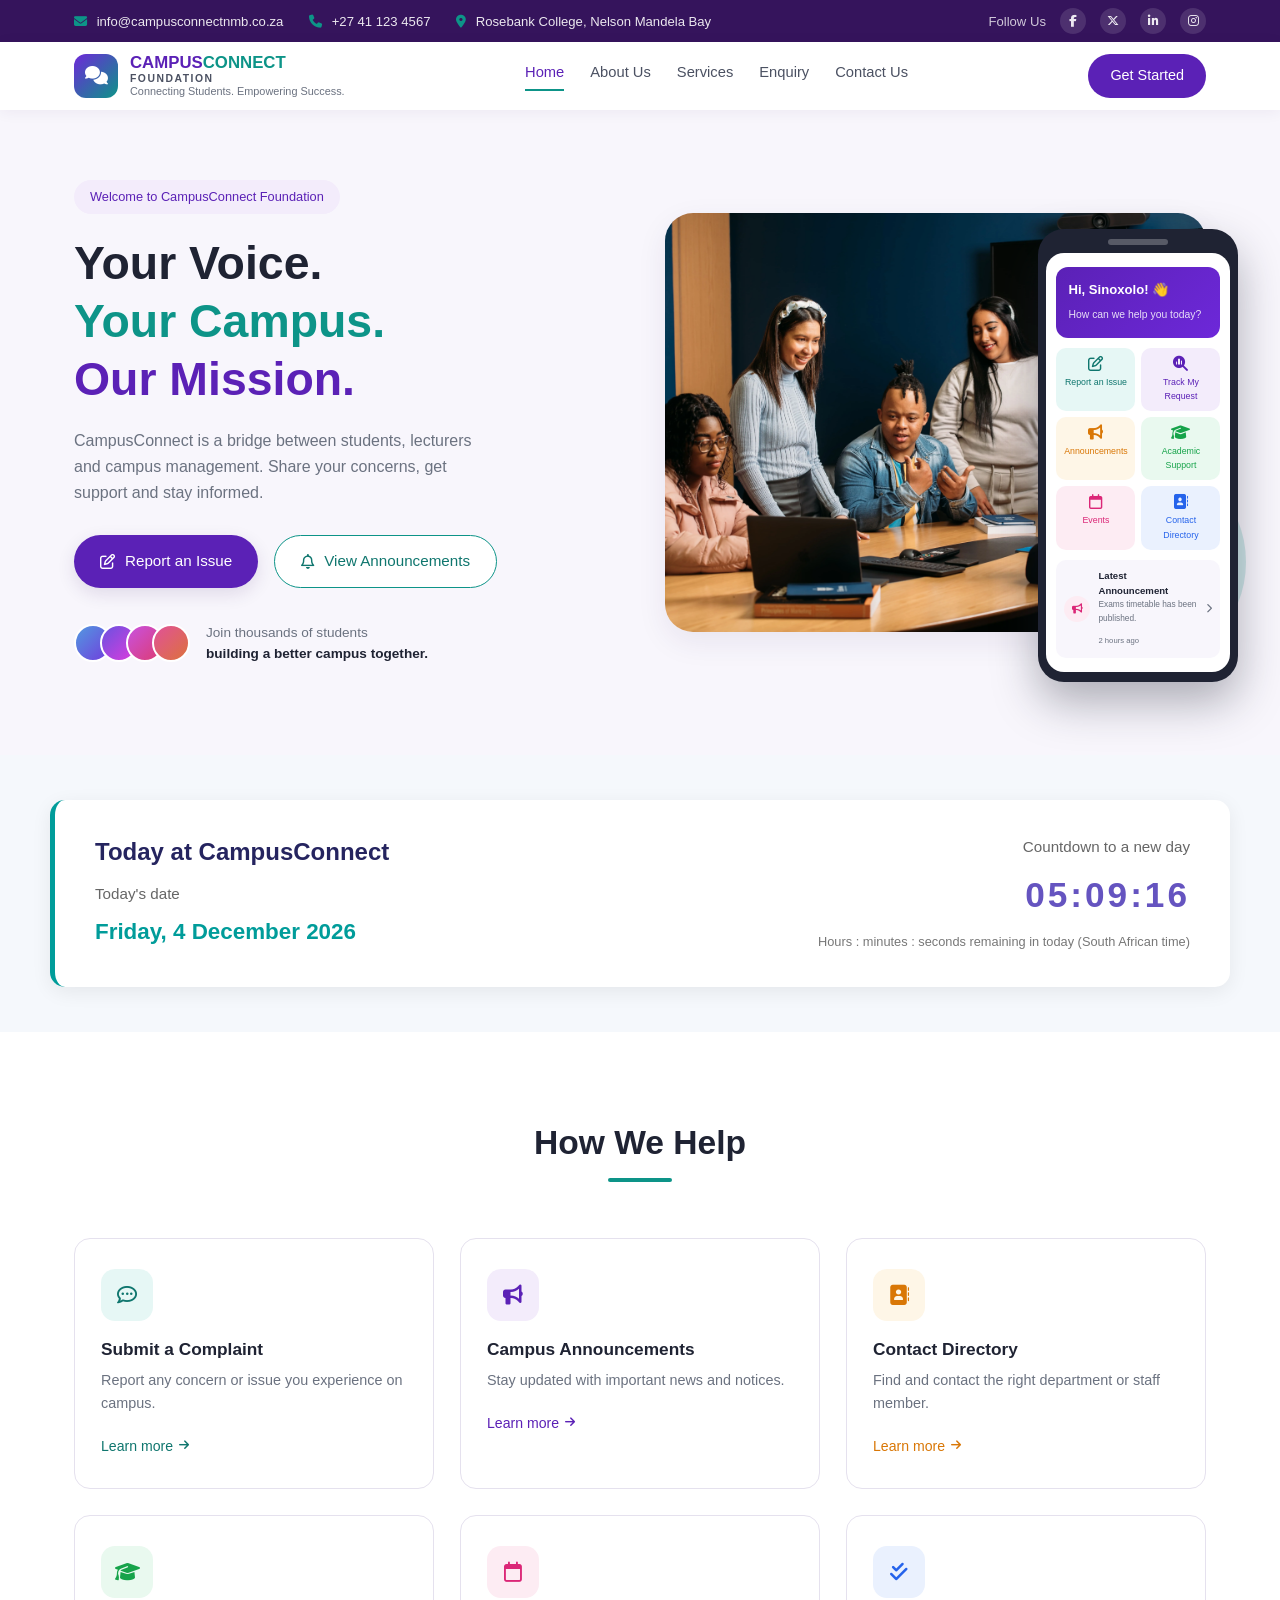
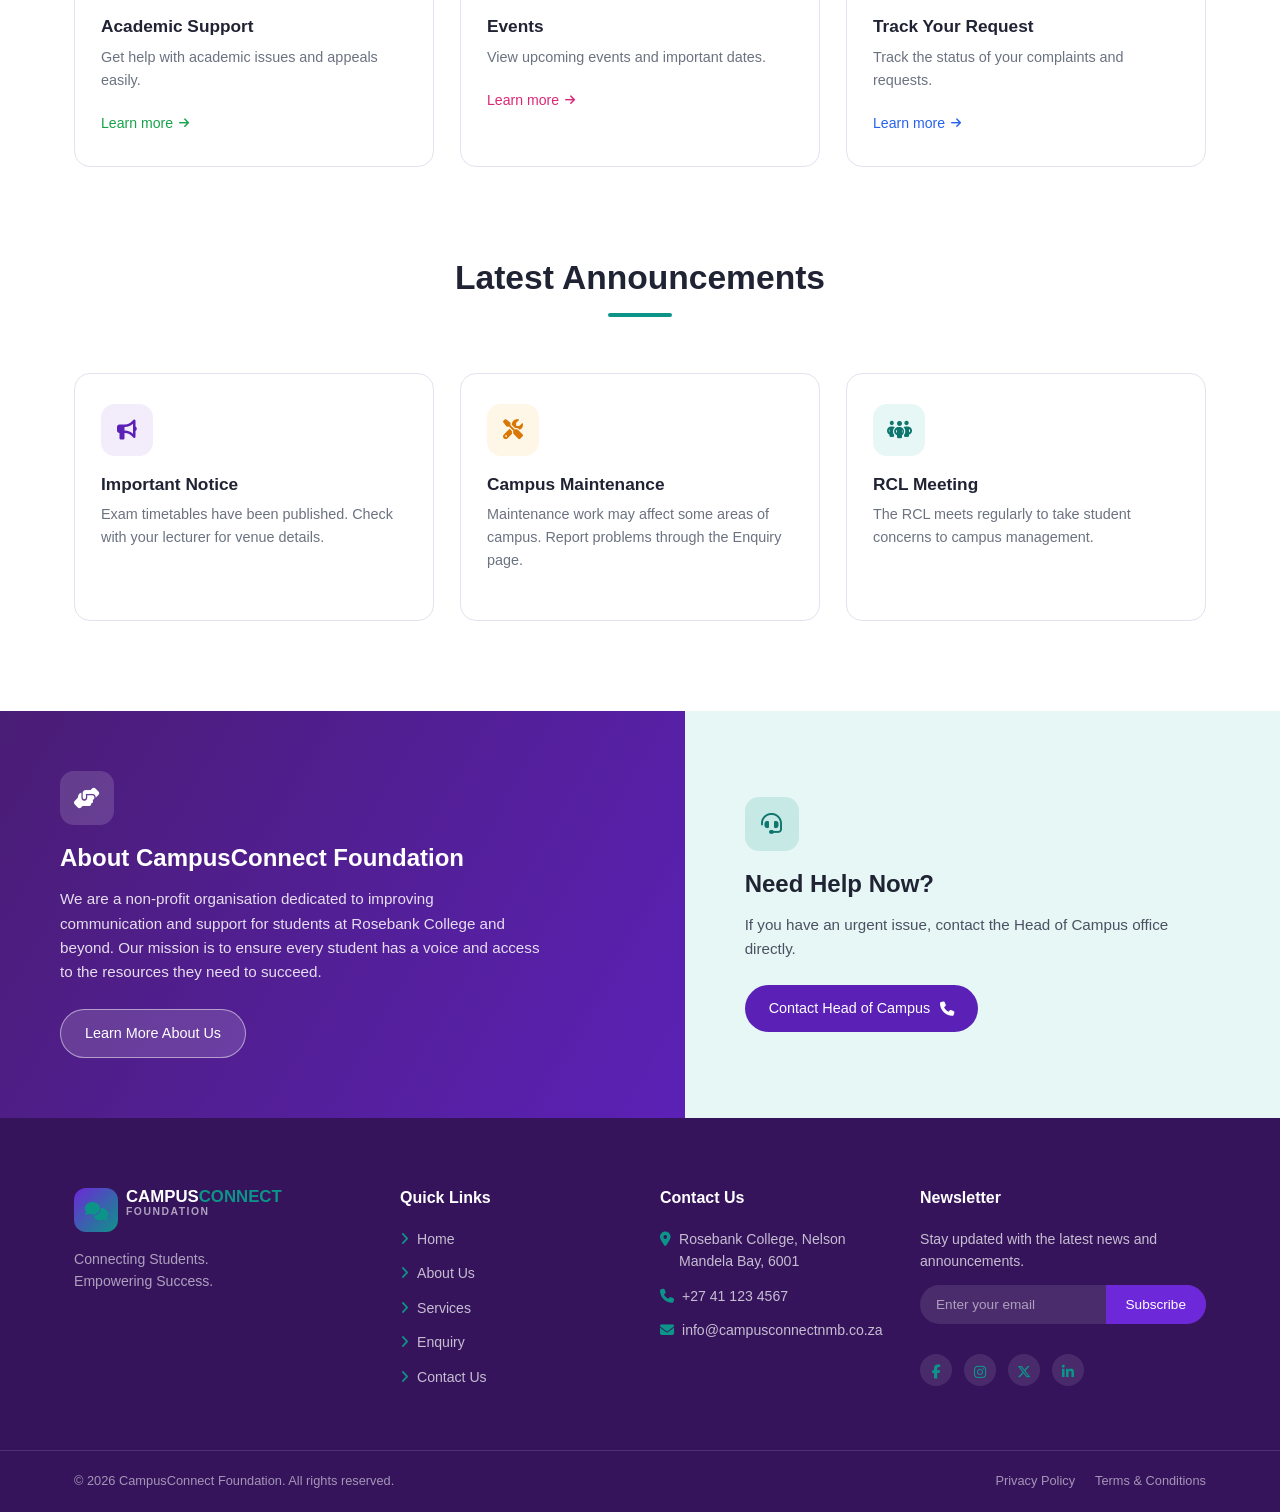
<file: index.html>
<!DOCTYPE html>
<html lang="en">
<head>
<meta charset="UTF-8">
<meta name="viewport" content="width=device-width, initial-scale=1.0">

<title>CampusConnect Foundation | Student Support Platform, Rosebank College Gqeberha</title>

<meta name="description" content="Report issues, track requests and stay informed. CampusConnect connects students, lecturers, the RCL and campus management at Rosebank College, Nelson Mandela Bay.">
<meta name="keywords" content="student support, Rosebank College, Gqeberha, Nelson Mandela Bay, RCL, student complaints, campus announcements, CampusConnect">
<meta name="author" content="Sinoxolo Tyeke">
<meta name="robots" content="index, follow">

<meta http-equiv="Content-Security-Policy" content="default-src 'self'; script-src 'self' https://cdnjs.cloudflare.com; style-src 'self' 'unsafe-inline' https://fonts.googleapis.com https://cdnjs.cloudflare.com; font-src https://fonts.gstatic.com https://cdnjs.cloudflare.com; img-src 'self' data: https://tile.openstreetmap.org https://cdnjs.cloudflare.com; connect-src 'self' https://jsonplaceholder.typicode.com">

<meta property="og:title" content="CampusConnect Foundation | Student Support Platform, Rosebank College Gqeberha">
<meta property="og:description" content="Report issues, track requests and stay informed. CampusConnect connects students, lecturers, the RCL and campus management at Rosebank College, Nelson Mandela Bay.">
<meta property="og:type" content="website">

<script type="application/ld+json">
{
    "@context": "https://schema.org",
    "@type": "Organization",
    "name": "CampusConnect Foundation",
    "email": "info@campusconnectnmb.co.za",
    "telephone": "+27411234567",
    "address": {
        "@type": "PostalAddress",
        "streetAddress": "Rosebank College",
        "addressLocality": "Gqeberha",
        "addressRegion": "Eastern Cape",
        "postalCode": "6001",
        "addressCountry": "ZA"
    }
}
</script>

<link rel="preconnect" href="https://fonts.googleapis.com">
<link rel="preconnect" href="https://fonts.gstatic.com" crossorigin>

<link href="https://fonts.googleapis.com/css2?family=Poppins:wght@300;400;500;600;700;800&display=swap" rel="stylesheet">

<link rel="stylesheet" href="https://cdnjs.cloudflare.com/ajax/libs/font-awesome/6.6.0/css/all.min.css">

<link rel="stylesheet" href="css/style.css">
</head>

<body>

<!-- ================= TOP BAR ================= -->

<section class="top-bar">
<div class="container">

    <div class="top-left">
        <span><i class="fa-solid fa-envelope"></i> info@campusconnectnmb.co.za</span>
        <span><i class="fa-solid fa-phone"></i> +27 41 123 4567</span>
        <span><i class="fa-solid fa-location-dot"></i> Rosebank College, Nelson Mandela Bay</span>
    </div>

    <div class="top-right">
        <span>Follow Us</span>

        <a href="https://www.facebook.com/" target="_blank" rel="noopener noreferrer" aria-label="Facebook">
            <i class="fab fa-facebook-f"></i>
        </a>

        <a href="https://twitter.com/" target="_blank" rel="noopener noreferrer" aria-label="X Twitter">
            <i class="fab fa-x-twitter"></i>
        </a>

        <a href="https://www.linkedin.com/company/campusconnect-foundation/" target="_blank" rel="noopener noreferrer" aria-label="LinkedIn">
            <i class="fab fa-linkedin-in"></i>
        </a>

        <a href="https://www.instagram.com/" target="_blank" rel="noopener noreferrer" aria-label="Instagram">
            <i class="fab fa-instagram"></i>
        </a>
    </div>

</div>
</section>


<!-- ================= HEADER AND NAVIGATION ================= -->

<header>
<div class="container">

    <a href="index.html" class="logo">

        <span class="logo-icon">
            <i class="fa-solid fa-comments"></i>
        </span>

        <span class="logo-text">
            <span class="logo-name">CAMPUS<span>CONNECT</span></span>
            <span class="logo-sub">FOUNDATION</span>
            <span class="logo-tagline">Connecting Students. Empowering Success.</span>
        </span>

    </a>

    <button class="menu-toggle" id="menuToggle" aria-label="Toggle navigation" aria-expanded="false">
        <i class="fa-solid fa-bars"></i>
    </button>

    <nav id="siteNav">
        <a href="index.html" class="active">Home</a>
        <a href="Pages/about.html">About Us</a>
        <a href="Pages/services.html">Services</a>
        <a href="Pages/enquiry.html">Enquiry</a>
        <a href="Pages/contact.html">Contact Us</a>
    </nav>

    <a href="Pages/enquiry.html" class="nav-btn">Get Started</a>

</div>
</header>


<!-- ================= HERO SECTION ================= -->

<section class="hero">
<div class="container">

    <div class="hero-text">

        <span class="welcome">Welcome to CampusConnect Foundation</span>

        <h1>
            Your Voice.<br>
            <span class="teal">Your Campus.</span><br>
            <span class="purple">Our Mission.</span>
        </h1>

        <p>
            CampusConnect is a bridge between students, lecturers and campus management.
            Share your concerns, get support and stay informed.
        </p>

        <div class="hero-buttons">

            <a href="Pages/enquiry.html" class="primary-btn">
                <i class="fa-regular fa-pen-to-square"></i> Report an Issue
            </a>

            <a href="#announcements" class="secondary-btn">
                <i class="fa-regular fa-bell"></i> View Announcements
            </a>

        </div>

        <div class="hero-social-proof">

            <div class="avatar-group">
                <span class="avatar" style="--i:0"></span>
                <span class="avatar" style="--i:1"></span>
                <span class="avatar" style="--i:2"></span>
                <span class="avatar" style="--i:3"></span>
            </div>

            <p>
                Join thousands of students<br>
                <strong>building a better campus together.</strong>
            </p>

        </div>

    </div>


    <div class="hero-image">

        <div class="hero-image-frame">
            <img src="Assets/Rosebank Students Collaborating.jpeg"
                 alt="Rosebank College students collaborating together on campus"
                 width="900"
                 height="700">
        </div>

        <div class="phone-mockup" aria-hidden="true">

            <div class="phone-notch"></div>

            <div class="phone-screen">

                <div class="phone-greeting">
                    <span>Hi, Sinoxolo! &#128075;</span>
                    <small>How can we help you today?</small>
                </div>

                <div class="phone-grid">

                    <div class="phone-tile teal">
                        <i class="fa-regular fa-pen-to-square"></i>
                        <span>Report an Issue</span>
                    </div>

                    <div class="phone-tile purple">
                        <i class="fa-solid fa-magnifying-glass-chart"></i>
                        <span>Track My Request</span>
                    </div>

                    <div class="phone-tile amber">
                        <i class="fa-solid fa-bullhorn"></i>
                        <span>Announcements</span>
                    </div>

                    <div class="phone-tile green">
                        <i class="fa-solid fa-graduation-cap"></i>
                        <span>Academic Support</span>
                    </div>

                    <div class="phone-tile pink">
                        <i class="fa-regular fa-calendar"></i>
                        <span>Events</span>
                    </div>

                    <div class="phone-tile blue">
                        <i class="fa-solid fa-address-book"></i>
                        <span>Contact Directory</span>
                    </div>

                </div>

                <div class="phone-announcement">

                    <div class="phone-announcement-icon">
                        <i class="fa-solid fa-bullhorn"></i>
                    </div>

                    <div>
                        <p>Latest Announcement</p>
                        <small>Exams timetable has been published.</small>
                        <em>2 hours ago</em>
                    </div>

                    <i class="fa-solid fa-chevron-right"></i>

                </div>

            </div>
        </div>

        <div class="hero-blob" aria-hidden="true"></div>

    </div>

</div>
</section>


<!-- ================= LIVE DATE AND COUNTDOWN ================= -->

<section class="daily-info-section" aria-labelledby="daily-info-heading">

    <div class="container daily-info-panel">

        <div>

            <h2 id="daily-info-heading">Today at CampusConnect</h2>

            <p class="daily-date-label">Today's date</p>

            <p id="current-date" class="daily-date" aria-live="polite">
                Loading today's date…
            </p>

        </div>

        <div class="countdown-block">

            <p class="daily-date-label">Countdown to a new day</p>

            <p id="midnight-countdown" class="midnight-countdown"
               role="timer" aria-live="off">
                --:--:--
            </p>

            <p class="countdown-caption">
                Hours : minutes : seconds remaining in today (South African time)
            </p>

        </div>

    </div>

</section>


<!-- ================= HOW WE HELP ================= -->

<section class="how-we-help">
<div class="container">

    <h2>How We Help</h2>

    <div class="help-grid">

        <a href="Pages/enquiry.html" class="help-card teal">
            <div class="help-icon"><i class="fa-regular fa-comment-dots"></i></div>
            <h3>Submit a Complaint</h3>
            <p>Report any concern or issue you experience on campus.</p>
            <span class="learn-more">Learn more <i class="fa-solid fa-arrow-right"></i></span>
        </a>

        <a href="#announcements" class="help-card purple">
            <div class="help-icon"><i class="fa-solid fa-bullhorn"></i></div>
            <h3>Campus Announcements</h3>
            <p>Stay updated with important news and notices.</p>
            <span class="learn-more">Learn more <i class="fa-solid fa-arrow-right"></i></span>
        </a>

        <a href="Pages/contact.html" class="help-card amber">
            <div class="help-icon"><i class="fa-solid fa-address-book"></i></div>
            <h3>Contact Directory</h3>
            <p>Find and contact the right department or staff member.</p>
            <span class="learn-more">Learn more <i class="fa-solid fa-arrow-right"></i></span>
        </a>

        <a href="Pages/services.html" class="help-card green">
            <div class="help-icon"><i class="fa-solid fa-graduation-cap"></i></div>
            <h3>Academic Support</h3>
            <p>Get help with academic issues and appeals easily.</p>
            <span class="learn-more">Learn more <i class="fa-solid fa-arrow-right"></i></span>
        </a>

        <a href="#announcements" class="help-card pink">
            <div class="help-icon"><i class="fa-regular fa-calendar"></i></div>
            <h3>Events</h3>
            <p>View upcoming events and important dates.</p>
            <span class="learn-more">Learn more <i class="fa-solid fa-arrow-right"></i></span>
        </a>

        <a href="Pages/enquiry.html#track" class="help-card blue">
            <div class="help-icon"><i class="fa-solid fa-check-double"></i></div>
            <h3>Track Your Request</h3>
            <p>Track the status of your complaints and requests.</p>
            <span class="learn-more">Learn more <i class="fa-solid fa-arrow-right"></i></span>
        </a>

    </div>

</div>
</section>


<!-- ================= LATEST ANNOUNCEMENTS ================= -->

<section class="how-we-help" id="announcements" style="padding-top:0">
<div class="container">

    <h2>Latest Announcements</h2>

    <div class="help-grid">

        <div class="help-card purple">
            <div class="help-icon"><i class="fa-solid fa-bullhorn"></i></div>
            <h3>Important Notice</h3>
            <p>Exam timetables have been published. Check with your lecturer for venue details.</p>
        </div>

        <div class="help-card amber">
            <div class="help-icon"><i class="fa-solid fa-screwdriver-wrench"></i></div>
            <h3>Campus Maintenance</h3>
            <p>Maintenance work may affect some areas of campus. Report problems through the Enquiry page.</p>
        </div>

        <div class="help-card teal">
            <div class="help-icon"><i class="fa-solid fa-people-group"></i></div>
            <h3>RCL Meeting</h3>
            <p>The RCL meets regularly to take student concerns to campus management.</p>
        </div>

    </div>

</div>
</section>


<!-- ================= ABOUT AND HELP SECTION ================= -->

<section class="split-section">

    <div class="split-panel about-panel">

        <div class="split-content">

            <div class="split-icon">
                <i class="fa-solid fa-handshake-angle"></i>
            </div>

            <h2 style="font-size:1.5rem;margin-bottom:14px">
                About CampusConnect Foundation
            </h2>

            <p>
                We are a non-profit organisation dedicated to improving communication
                and support for students at Rosebank College and beyond. Our mission is
                to ensure every student has a voice and access to the resources they
                need to succeed.
            </p>

            <a href="Pages/about.html" class="ghost-btn">
                Learn More About Us
            </a>

        </div>

    </div>


    <div class="split-panel help-panel">

        <div class="split-content">

            <div class="split-icon">
                <i class="fa-solid fa-headset"></i>
            </div>

            <h2 style="font-size:1.5rem;margin-bottom:14px">
                Need Help Now?
            </h2>

            <p>
                If you have an urgent issue, contact the Head of Campus office directly.
            </p>

            <a href="tel:+27411234567" class="dark-btn">
                Contact Head of Campus <i class="fa-solid fa-phone"></i>
            </a>

        </div>

    </div>

</section>


<!-- ================= FOOTER ================= -->

<footer>

<div class="container footer-grid">

    <div class="footer-col footer-brand">

        <a href="index.html" class="logo">

            <span class="logo-icon">
                <i class="fa-solid fa-comments"></i>
            </span>

            <span class="logo-text">
                <span class="logo-name">CAMPUS<span>CONNECT</span></span>
                <span class="logo-sub">FOUNDATION</span>
            </span>

        </a>

        <p>
            Connecting Students.<br>
            Empowering Success.
        </p>

    </div>


    <div class="footer-col">

        <h2 style="font-size:1rem">Quick Links</h2>

        <a href="index.html"><i class="fa-solid fa-angle-right"></i> Home</a>
        <a href="Pages/about.html"><i class="fa-solid fa-angle-right"></i> About Us</a>
        <a href="Pages/services.html"><i class="fa-solid fa-angle-right"></i> Services</a>
        <a href="Pages/enquiry.html"><i class="fa-solid fa-angle-right"></i> Enquiry</a>
        <a href="Pages/contact.html"><i class="fa-solid fa-angle-right"></i> Contact Us</a>

    </div>


    <div class="footer-col">

        <h2 style="font-size:1rem">Contact Us</h2>

        <p><i class="fa-solid fa-location-dot"></i> Rosebank College, Nelson Mandela Bay, 6001</p>
        <p><i class="fa-solid fa-phone"></i> +27 41 123 4567</p>
        <p><i class="fa-solid fa-envelope"></i> info@campusconnectnmb.co.za</p>

    </div>


    <div class="footer-col footer-newsletter">

        <h2 style="font-size:1rem">Newsletter</h2>

        <p>Stay updated with the latest news and announcements.</p>

        <form class="newsletter-form" id="newsletterForm" novalidate>

            <input type="email"
                   placeholder="Enter your email"
                   aria-label="Email address"
                   required>

            <button type="submit">Subscribe</button>

        </form>

        <p id="newsletterMsg" role="status" aria-live="polite" style="font-size:0.8rem"></p>

        <div class="footer-social">

            <a href="https://www.facebook.com/" target="_blank" rel="noopener noreferrer" aria-label="Facebook">
                <i class="fab fa-facebook-f"></i>
            </a>

            <a href="https://www.instagram.com/" target="_blank" rel="noopener noreferrer" aria-label="Instagram">
                <i class="fab fa-instagram"></i>
            </a>

            <a href="https://twitter.com/" target="_blank" rel="noopener noreferrer" aria-label="X Twitter">
                <i class="fab fa-x-twitter"></i>
            </a>

            <a href="https://www.linkedin.com/company/campusconnect-foundation/" target="_blank" rel="noopener noreferrer" aria-label="LinkedIn">
                <i class="fab fa-linkedin-in"></i>
            </a>

        </div>

    </div>

</div>


<div class="footer-bottom">

    <div class="container">

        <span>&copy; 2026 CampusConnect Foundation. All rights reserved.</span>

        <span class="footer-legal">
            <a href="Pages/privacy.html">Privacy Policy</a>
            <a href="Pages/terms.html">Terms &amp; Conditions</a>
        </span>

    </div>

</div>

</footer>


<!-- ================= JAVASCRIPT ================= -->

<script src="js/script.js" defer></script>

</body>
</html>
</file>
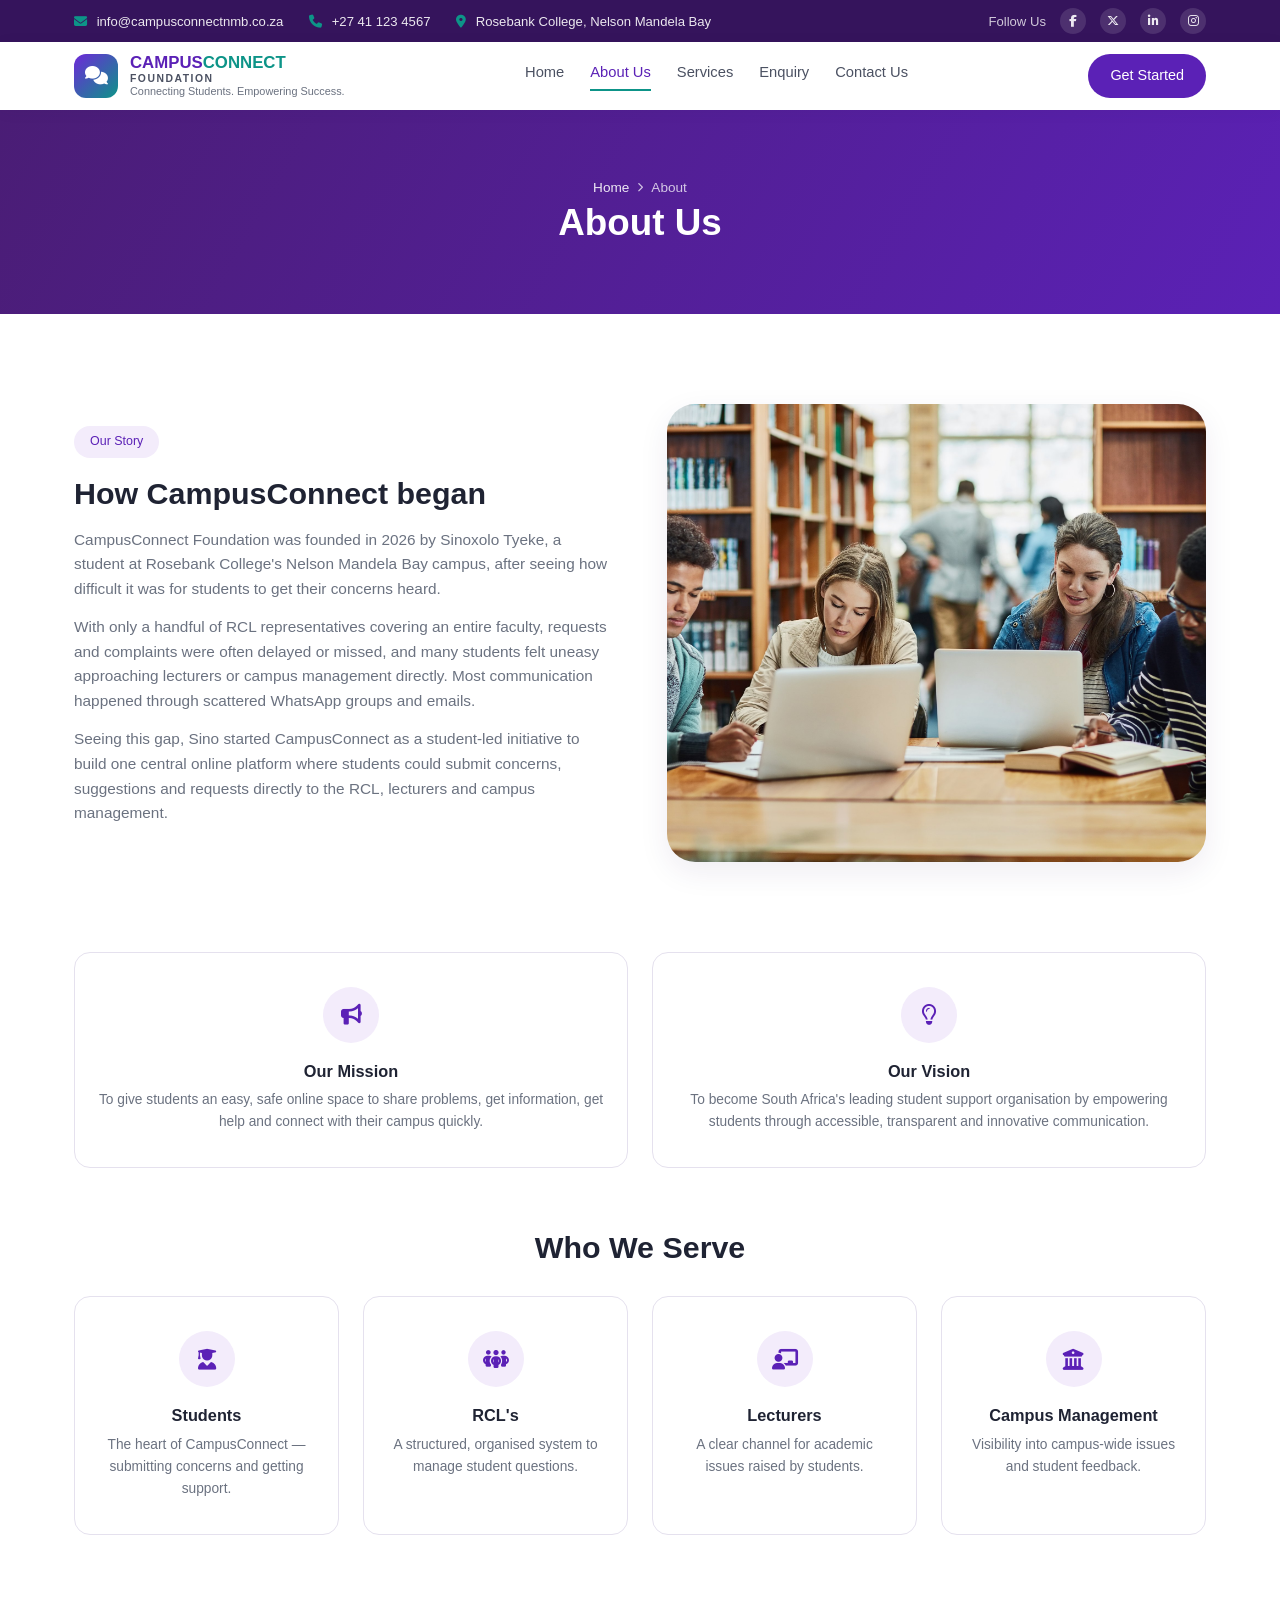
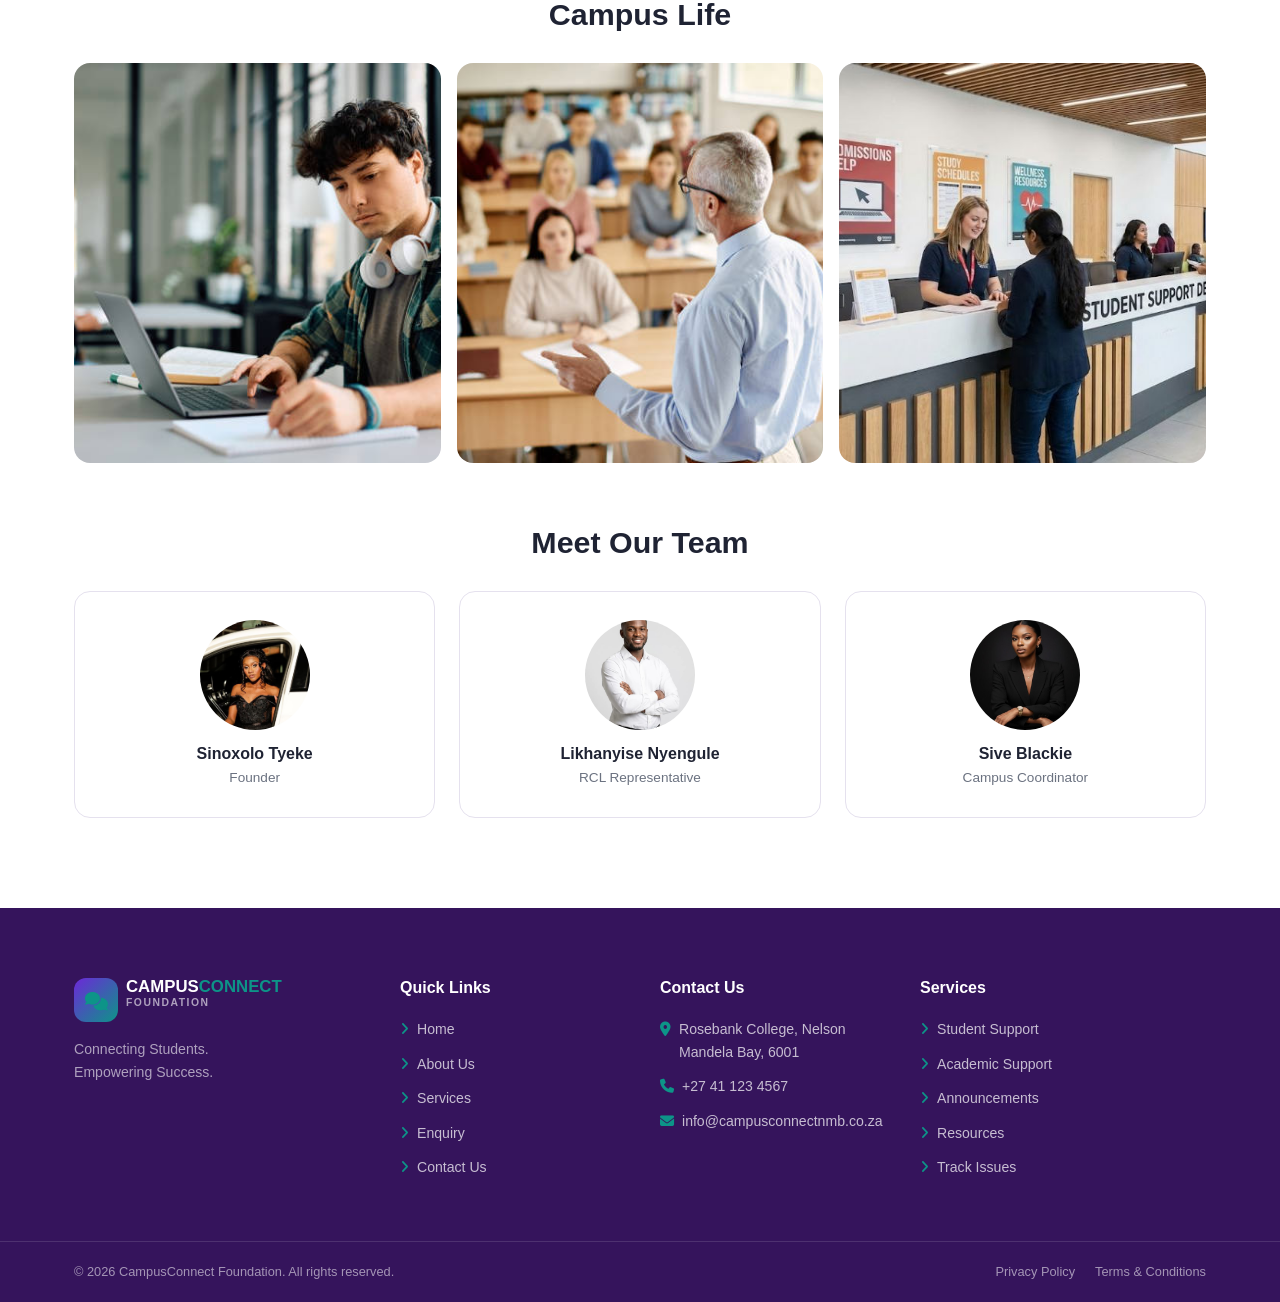
<file: Pages/about.html>
<!DOCTYPE html>
<html lang="en">
<head>
<meta charset="UTF-8">
<meta name="viewport" content="width=device-width, initial-scale=1.0">
<title>About Us | CampusConnect Foundation Student-Led Support</title>
<meta name="description" content="Learn how CampusConnect Foundation began at Rosebank College, Nelson Mandela Bay, and how we help students, the RCL, lecturers and campus management communicate.">
<meta name="keywords" content="about CampusConnect, student-led initiative, Rosebank College, Gqeberha, RCL, campus management, student voice">
<meta name="author" content="Sinoxolo Tyeke">
<meta name="robots" content="index, follow">
<meta http-equiv="Content-Security-Policy" content="default-src 'self'; script-src 'self' https://cdnjs.cloudflare.com; style-src 'self' 'unsafe-inline' https://fonts.googleapis.com https://cdnjs.cloudflare.com; font-src https://fonts.gstatic.com https://cdnjs.cloudflare.com; img-src 'self' data: https://tile.openstreetmap.org https://cdnjs.cloudflare.com; connect-src 'self' https://jsonplaceholder.typicode.com">
<meta property="og:title" content="About Us | CampusConnect Foundation Student-Led Support">
<meta property="og:description" content="Learn how CampusConnect Foundation began at Rosebank College, Nelson Mandela Bay, and how we help students, the RCL, lecturers and campus management communicate.">
<meta property="og:type" content="website">
<link rel="preconnect" href="https://fonts.googleapis.com">
<link rel="preconnect" href="https://fonts.gstatic.com" crossorigin>
<link href="https://fonts.googleapis.com/css2?family=Poppins:wght@300;400;500;600;700;800&display=swap" rel="stylesheet">
<link rel="stylesheet" href="https://cdnjs.cloudflare.com/ajax/libs/font-awesome/6.6.0/css/all.min.css">
<link rel="stylesheet" href="../css/style.css">
</head>
<body>
<section class="top-bar"><div class="container">
  <div class="top-left">
    <span><i class="fa-solid fa-envelope"></i> info@campusconnectnmb.co.za</span>
    <span><i class="fa-solid fa-phone"></i> +27 41 123 4567</span>
    <span><i class="fa-solid fa-location-dot"></i> Rosebank College, Nelson Mandela Bay</span>
  </div>
  <div class="top-right">
    <span>Follow Us</span>
    <a href="https://www.facebook.com/" target="_blank" rel="noopener noreferrer" aria-label="Facebook"><i class="fab fa-facebook-f"></i></a>
    <a href="https://twitter.com/" target="_blank" rel="noopener noreferrer" aria-label="X (Twitter)"><i class="fab fa-x-twitter"></i></a>
    <a href="https://www.linkedin.com/company/campusconnect-foundation/" target="_blank" rel="noopener noreferrer" aria-label="LinkedIn"><i class="fab fa-linkedin-in"></i></a>
    <a href="https://www.instagram.com/" target="_blank" rel="noopener noreferrer" aria-label="Instagram"><i class="fab fa-instagram"></i></a>
  </div>
</div></section>
<header><div class="container">
  <a href="../index.html" class="logo">
    <span class="logo-icon"><i class="fa-solid fa-comments"></i></span>
    <span class="logo-text"><span class="logo-name">CAMPUS<span>CONNECT</span></span><span class="logo-sub">FOUNDATION</span><span class="logo-tagline">Connecting Students. Empowering Success.</span></span>
  </a>
  <button class="menu-toggle" id="menuToggle" aria-label="Toggle navigation" aria-expanded="false"><i class="fa-solid fa-bars"></i></button>
  <nav id="siteNav">
    <a href="../index.html">Home</a><a href="./about.html" class="active">About Us</a><a href="./services.html">Services</a><a href="./enquiry.html">Enquiry</a><a href="./contact.html">Contact Us</a>
  </nav>
  <a href="./enquiry.html" class="nav-btn">Get Started</a>
</div></header>
<section class="page-hero"><div class="container">
  <div class="breadcrumb"><a href="../index.html">Home</a> <i class="fa-solid fa-chevron-right" style="font-size:0.6rem;"></i> <span>About</span></div>
  <h1>About Us</h1>
</div></section>

<section class="story-section"><div class="container">
  <div class="story-text">
    <span class="eyebrow">Our Story</span>
    <h2>How CampusConnect began</h2>
    <p>CampusConnect Foundation was founded in 2026 by Sinoxolo Tyeke, a student at Rosebank College's Nelson Mandela Bay campus, after seeing how difficult it was for students to get their concerns heard.</p>
    <p>With only a handful of RCL representatives covering an entire faculty, requests and complaints were often delayed or missed, and many students felt uneasy approaching lecturers or campus management directly. Most communication happened through scattered WhatsApp groups and emails.</p>
    <p>Seeing this gap, Sino started CampusConnect as a student-led initiative to build one central online platform where students could submit concerns, suggestions and requests directly to the RCL, lecturers and campus management.</p>
  </div>
  <div class="story-image"><img src="../Assets/Students working together on campus.jpeg" alt="Students working together on campus at Rosebank College" width="800" height="680"></div>
</div></section>

<section class="values-section" style="padding-top: 0;"><div class="container">
  <div class="values-grid two-col">
    <div class="value-card"><div class="value-icon"><i class="fa-solid fa-bullhorn"></i></div><h3>Our Mission</h3><p>To give students an easy, safe online space to share problems, get information, get help and connect with their campus quickly.</p></div>
    <div class="value-card"><div class="value-icon"><i class="fa-regular fa-lightbulb"></i></div><h3>Our Vision</h3><p>To become South Africa's leading student support organisation by empowering students through accessible, transparent and innovative communication.</p></div>
  </div>

  <h2 class="team-heading">Who We Serve</h2>
  <div class="values-grid">
      <div class="value-card"><div class="value-icon"><i class="fa-solid fa-user-graduate"></i></div><h3>Students</h3><p>The heart of CampusConnect — submitting concerns and getting support.</p></div>
      <div class="value-card"><div class="value-icon"><i class="fa-solid fa-people-group"></i></div><h3>RCL's</h3><p>A structured, organised system to manage student questions.</p></div>
      <div class="value-card"><div class="value-icon"><i class="fa-solid fa-chalkboard-user"></i></div><h3>Lecturers</h3><p>A clear channel for academic issues raised by students.</p></div>
      <div class="value-card"><div class="value-icon"><i class="fa-solid fa-building-columns"></i></div><h3>Campus Management</h3><p>Visibility into campus-wide issues and student feedback.</p></div>
  </div>

  <h2 class="team-heading">Campus Life</h2>
  <div class="gallery">
    <img src="../Assets/Students at Rosebank studying.jpg" alt="Students studying together at Rosebank College" width="600" height="400" loading="lazy">
    <img src="../Assets/Meeting Students.jpg" alt="RCL representatives meeting with students" width="600" height="400" loading="lazy">
    <img src="../Assets/Student-support-Desk.jpg" alt="Student support desk on campus" width="600" height="400" loading="lazy">
  </div>

  <h2 class="team-heading">Meet Our Team</h2>
  <div class="team-grid">
    <div class="team-card"><img src="../Assets/Founder.jpeg" alt="Sinoxolo Tyeke Founder of CampusConnect Foundation" width="110" height="110" loading="lazy"><h3 style="font-size:1rem">Sinoxolo Tyeke</h3><span>Founder</span></div>
    <div class="team-card"><img src="../Assets/RCL Representative.jpeg" alt="Likhanyise Nyengule, RCL representative" width="110" height="110" loading="lazy"><h3 style="font-size:1rem">Likhanyise Nyengule</h3><span>RCL Representative</span></div>
    <div class="team-card"><img src="../Assets/Campus Coordinator.jpeg" alt="Sive Blackie, campus coordinator" width="110" height="110" loading="lazy"><h3 style="font-size:1rem">Sive Blackie</h3><span>Campus Coordinator</span></div>
  </div>
</div></section>

<footer>
<div class="container footer-grid">
  <div class="footer-col footer-brand"><a href="../index.html" class="logo"><span class="logo-icon"><i class="fa-solid fa-comments"></i></span><span class="logo-text"><span class="logo-name">CAMPUS<span>CONNECT</span></span><span class="logo-sub">FOUNDATION</span></span></a><p>Connecting Students.<br>Empowering Success.</p></div>
  <div class="footer-col"><h2 style="font-size:1rem">Quick Links</h2>
    <a href="../index.html"><i class="fa-solid fa-angle-right"></i> Home</a><a href="./about.html"><i class="fa-solid fa-angle-right"></i> About Us</a><a href="./services.html"><i class="fa-solid fa-angle-right"></i> Services</a><a href="./enquiry.html"><i class="fa-solid fa-angle-right"></i> Enquiry</a><a href="./contact.html"><i class="fa-solid fa-angle-right"></i> Contact Us</a></div>
  <div class="footer-col"><h2 style="font-size:1rem">Contact Us</h2>
    <p><i class="fa-solid fa-location-dot"></i> Rosebank College, Nelson Mandela Bay, 6001</p><p><i class="fa-solid fa-phone"></i> +27 41 123 4567</p><p><i class="fa-solid fa-envelope"></i> info@campusconnectnmb.co.za</p></div>
  <div class="footer-col"><h2 style="font-size:1rem">Services</h2>
    <a href="./services.html"><i class="fa-solid fa-angle-right"></i> Student Support</a><a href="./services.html"><i class="fa-solid fa-angle-right"></i> Academic Support</a><a href="../index.html#announcements"><i class="fa-solid fa-angle-right"></i> Announcements</a><a href="./services.html"><i class="fa-solid fa-angle-right"></i> Resources</a><a href="./enquiry.html#track"><i class="fa-solid fa-angle-right"></i> Track Issues</a></div>
</div>
<div class="footer-bottom"><div class="container"><span>&copy; 2026 CampusConnect Foundation. All rights reserved.</span><span class="footer-legal"><a href="./privacy.html">Privacy Policy</a><a href="./terms.html">Terms &amp; Conditions</a></span></div></div>
</footer>

<script src="../js/script.js" defer></script>
</body>
</html>
</file>
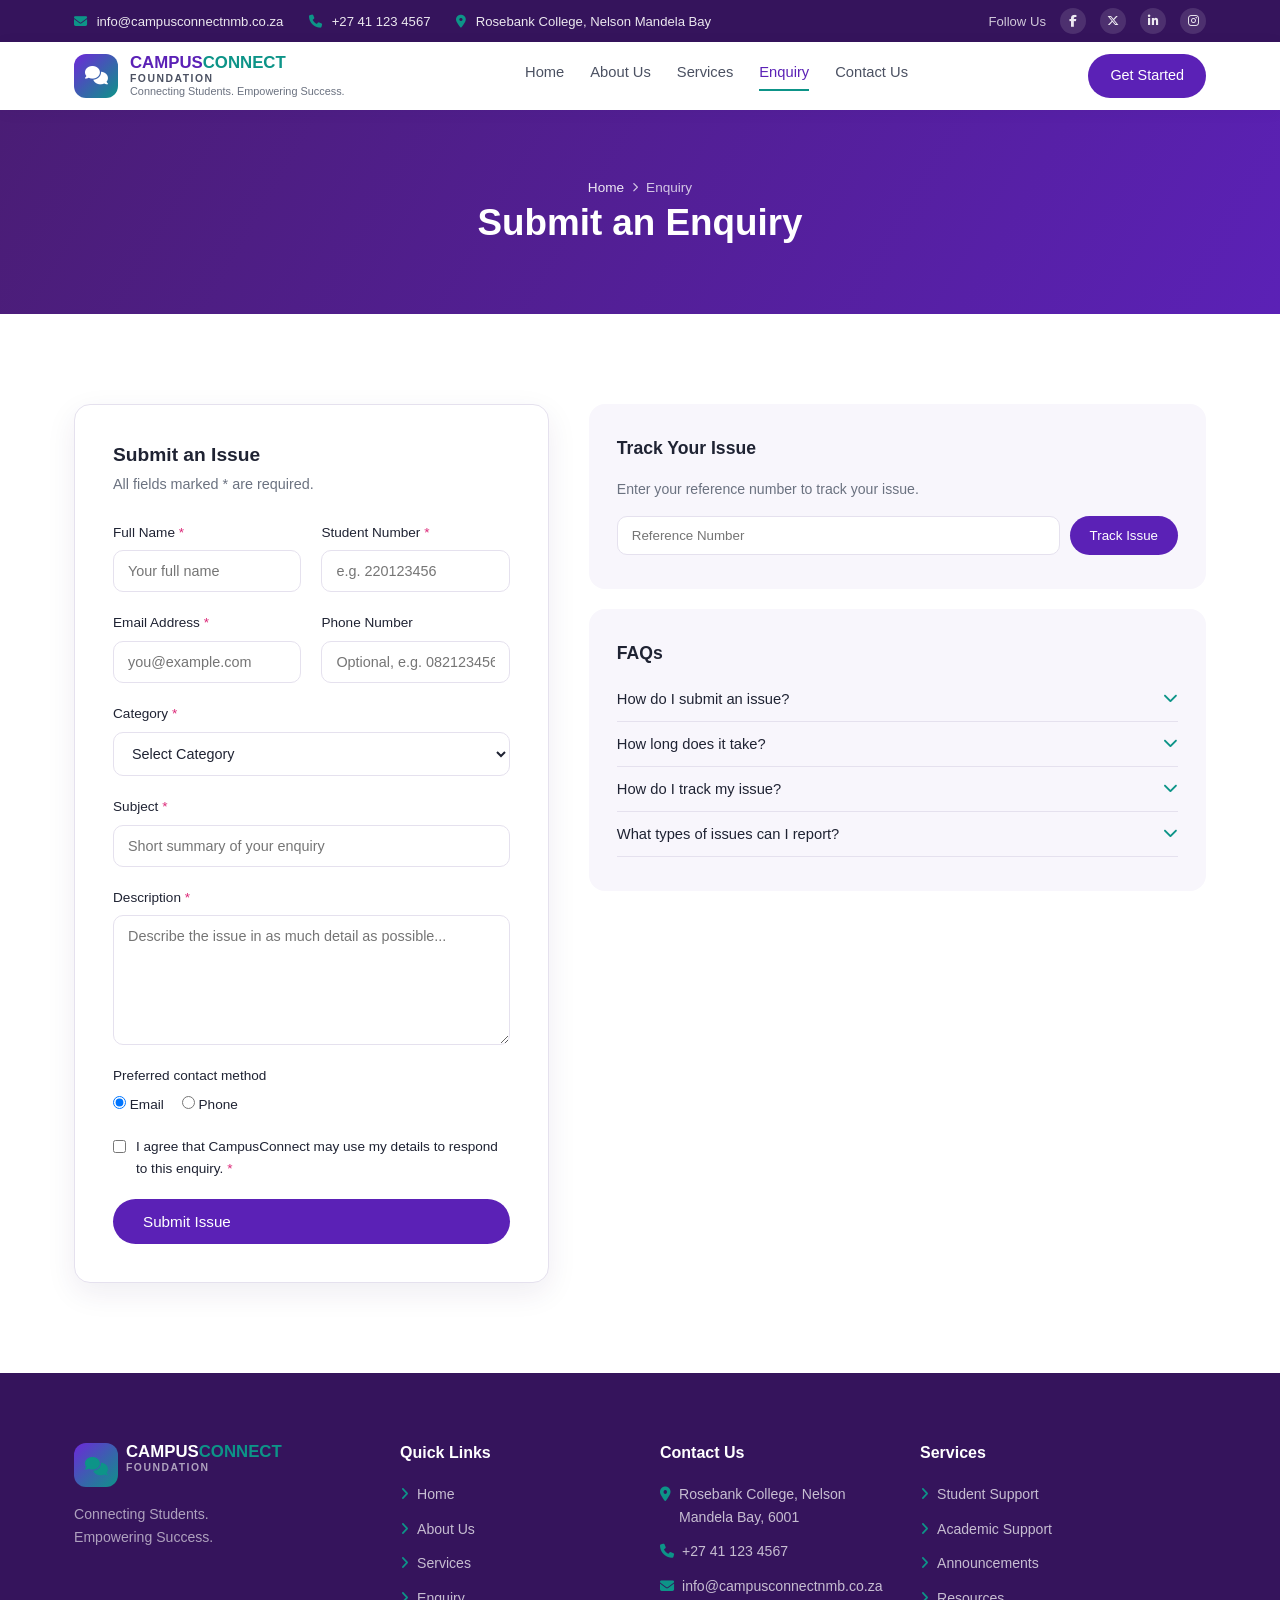
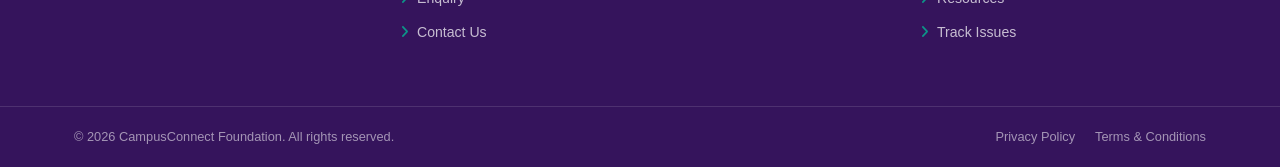
<file: Pages/enquiry.html>
<!DOCTYPE html>
<html lang="en">
<head>
<meta charset="UTF-8">
<meta name="viewport" content="width=device-width, initial-scale=1.0">
<title>Submit an Enquiry or Complaint | CampusConnect Foundation</title>
<meta name="description" content="Submit a campus complaint, suggestion or concern and track it with your reference number. Free student support at Rosebank College, Nelson Mandela Bay.">
<meta name="keywords" content="student enquiry, submit complaint, track issue, campus concerns, Rosebank College, Gqeberha, student support">
<meta name="author" content="Sinoxolo Tyeke">
<meta name="robots" content="index, follow">
<meta http-equiv="Content-Security-Policy" content="default-src 'self'; script-src 'self' https://cdnjs.cloudflare.com; style-src 'self' 'unsafe-inline' https://fonts.googleapis.com https://cdnjs.cloudflare.com; font-src https://fonts.gstatic.com https://cdnjs.cloudflare.com; img-src 'self' data: https://tile.openstreetmap.org https://cdnjs.cloudflare.com; connect-src 'self' https://jsonplaceholder.typicode.com">
<meta property="og:title" content="Submit an Enquiry or Complaint | CampusConnect Foundation">
<meta property="og:description" content="Submit a campus complaint, suggestion or concern and track it with your reference number. Free student support at Rosebank College, Nelson Mandela Bay.">
<meta property="og:type" content="website">
<link rel="preconnect" href="https://fonts.googleapis.com">
<link rel="preconnect" href="https://fonts.gstatic.com" crossorigin>
<link href="https://fonts.googleapis.com/css2?family=Poppins:wght@300;400;500;600;700;800&display=swap" rel="stylesheet">
<link rel="stylesheet" href="https://cdnjs.cloudflare.com/ajax/libs/font-awesome/6.6.0/css/all.min.css">
<link rel="stylesheet" href="../css/style.css">
</head>
<body>
<section class="top-bar"><div class="container">
  <div class="top-left">
    <span><i class="fa-solid fa-envelope"></i> info@campusconnectnmb.co.za</span>
    <span><i class="fa-solid fa-phone"></i> +27 41 123 4567</span>
    <span><i class="fa-solid fa-location-dot"></i> Rosebank College, Nelson Mandela Bay</span>
  </div>
  <div class="top-right">
    <span>Follow Us</span>
    <a href="https://www.facebook.com/" target="_blank" rel="noopener noreferrer" aria-label="Facebook"><i class="fab fa-facebook-f"></i></a>
    <a href="https://twitter.com/" target="_blank" rel="noopener noreferrer" aria-label="X (Twitter)"><i class="fab fa-x-twitter"></i></a>
    <a href="https://www.linkedin.com/company/campusconnect-foundation/" target="_blank" rel="noopener noreferrer" aria-label="LinkedIn"><i class="fab fa-linkedin-in"></i></a>
    <a href="https://www.instagram.com/" target="_blank" rel="noopener noreferrer" aria-label="Instagram"><i class="fab fa-instagram"></i></a>
  </div>
</div></section>
<header><div class="container">
  <a href="../index.html" class="logo">
    <span class="logo-icon"><i class="fa-solid fa-comments"></i></span>
    <span class="logo-text"><span class="logo-name">CAMPUS<span>CONNECT</span></span><span class="logo-sub">FOUNDATION</span><span class="logo-tagline">Connecting Students. Empowering Success.</span></span>
  </a>
  <button class="menu-toggle" id="menuToggle" aria-label="Toggle navigation" aria-expanded="false"><i class="fa-solid fa-bars"></i></button>
  <nav id="siteNav">
    <a href="../index.html">Home</a><a href="./about.html">About Us</a><a href="./services.html">Services</a><a href="./enquiry.html" class="active">Enquiry</a><a href="./contact.html">Contact Us</a>
  </nav>
  <a href="./enquiry.html" class="nav-btn">Get Started</a>
</div></header>
<section class="page-hero"><div class="container">
  <div class="breadcrumb"><a href="../index.html">Home</a> <i class="fa-solid fa-chevron-right" style="font-size:0.6rem;"></i> <span>Enquiry</span></div>
  <h1>Submit an Enquiry</h1>
</div></section>

<section class="form-section"><div class="container"><div class="form-layout">
  <div class="form-card">
    <h2 style="font-size:1.2rem;margin-bottom:6px">Submit an Issue</h2>
    <p>All fields marked <span class="req">*</span> are required.</p>
    <form class="form-grid" id="enquiryForm" action="https://jsonplaceholder.typicode.com/posts" method="post" novalidate>
      <div class="form-group"><label for="fullName">Full Name <span class="req">*</span></label><input type="text" id="fullName" name="fullName" placeholder="Your full name" maxlength="80" autocomplete="name" required></div>
      <div class="form-group"><label for="studentNo">Student Number <span class="req">*</span></label><input type="text" id="studentNo" name="studentNo" placeholder="e.g. 220123456" maxlength="10" inputmode="numeric" required></div>
      <div class="form-group"><label for="email">Email Address <span class="req">*</span></label><input type="email" id="email" name="email" placeholder="you@example.com" maxlength="120" autocomplete="email" required></div>
      <div class="form-group"><label for="phone">Phone Number</label><input type="tel" id="phone" name="phone" placeholder="Optional, e.g. 0821234567" autocomplete="tel"></div>
      <div class="form-group full"><label for="category">Category <span class="req">*</span></label>
        <select id="category" name="category" required>
          <option value="" selected disabled>Select Category</option>
          <option value="academic">Academic Support &amp; Appeals</option>
          <option value="facilities">Facilities &amp; Maintenance</option>
          <option value="finance">Fees &amp; Finance</option>
          <option value="safety">Campus Safety</option>
          <option value="conduct">Staff / Student Conduct</option>
          <option value="other">Other</option>
        </select></div>
      <div class="form-group full"><label for="subject">Subject <span class="req">*</span></label><input type="text" id="subject" name="subject" placeholder="Short summary of your enquiry" maxlength="100" required></div>
      <div class="form-group full"><label for="description">Description <span class="req">*</span></label><textarea id="description" name="description" placeholder="Describe the issue in as much detail as possible..." maxlength="1000" required></textarea></div>
      <div class="form-group full"><span style="font-size:0.85rem;font-weight:500">Preferred contact method</span>
        <div class="radio-row"><label><input type="radio" name="contactMethod" value="Email" checked> Email</label><label><input type="radio" name="contactMethod" value="Phone"> Phone</label></div></div>
      <div class="form-group full check"><input type="checkbox" id="consent" name="consent" required><label for="consent">I agree that CampusConnect may use my details to respond to this enquiry. <span class="req">*</span></label></div>
      <div class="form-group full"><button type="submit" class="form-submit">Submit Issue</button></div>
    </form>
  </div>
  <div>
    <div class="info-card" id="track">
      <h2 style="font-size:1.1rem;margin-bottom:18px">Track Your Issue</h2>
      <p style="color: var(--gray-500); font-size: 0.88rem; margin-bottom: 16px;">Enter your reference number to track your issue.</p>
      <form class="track-form" id="trackForm">
        <input type="text" id="trackRef" placeholder="Reference Number" aria-label="Reference number" required>
        <button type="submit">Track Issue</button>
      </form>
      <div id="trackResult" hidden></div>
    </div>
    <div class="info-card" id="faqs">
      <h2 style="font-size:1.1rem;margin-bottom:12px">FAQs</h2>
        <div class="accordion-item"><button class="accordion-btn" id="faqBtn1" aria-expanded="false" aria-controls="faq1">How do I submit an issue? <i class="fa-solid fa-chevron-down"></i></button><div class="accordion-panel" id="faq1" role="region" aria-labelledby="faqBtn1" hidden>Fill in the Submit an Issue form and press Submit. You will receive a reference number straight away.</div></div>
        <div class="accordion-item"><button class="accordion-btn" id="faqBtn2" aria-expanded="false" aria-controls="faq2">How long does it take? <i class="fa-solid fa-chevron-down"></i></button><div class="accordion-panel" id="faq2" role="region" aria-labelledby="faqBtn2" hidden>Most issues get a response within 1 to 5 working days, depending on the category you choose.</div></div>
        <div class="accordion-item"><button class="accordion-btn" id="faqBtn3" aria-expanded="false" aria-controls="faq3">How do I track my issue? <i class="fa-solid fa-chevron-down"></i></button><div class="accordion-panel" id="faq3" role="region" aria-labelledby="faqBtn3" hidden>Enter your reference number in the Track Your Issue box on this page.</div></div>
        <div class="accordion-item"><button class="accordion-btn" id="faqBtn4" aria-expanded="false" aria-controls="faq4">What types of issues can I report? <i class="fa-solid fa-chevron-down"></i></button><div class="accordion-panel" id="faq4" role="region" aria-labelledby="faqBtn4" hidden>Academic, facilities, fees and finance, campus safety, staff or student conduct, and other concerns.</div></div>
    </div>
  </div>
</div></div></section>

<footer>
<div class="container footer-grid">
  <div class="footer-col footer-brand"><a href="../index.html" class="logo"><span class="logo-icon"><i class="fa-solid fa-comments"></i></span><span class="logo-text"><span class="logo-name">CAMPUS<span>CONNECT</span></span><span class="logo-sub">FOUNDATION</span></span></a><p>Connecting Students.<br>Empowering Success.</p></div>
  <div class="footer-col"><h2 style="font-size:1rem">Quick Links</h2>
    <a href="../index.html"><i class="fa-solid fa-angle-right"></i> Home</a><a href="./about.html"><i class="fa-solid fa-angle-right"></i> About Us</a><a href="./services.html"><i class="fa-solid fa-angle-right"></i> Services</a><a href="./enquiry.html"><i class="fa-solid fa-angle-right"></i> Enquiry</a><a href="./contact.html"><i class="fa-solid fa-angle-right"></i> Contact Us</a></div>
  <div class="footer-col"><h2 style="font-size:1rem">Contact Us</h2>
    <p><i class="fa-solid fa-location-dot"></i> Rosebank College, Nelson Mandela Bay, 6001</p><p><i class="fa-solid fa-phone"></i> +27 41 123 4567</p><p><i class="fa-solid fa-envelope"></i> info@campusconnectnmb.co.za</p></div>
  <div class="footer-col"><h2 style="font-size:1rem">Services</h2>
    <a href="./services.html"><i class="fa-solid fa-angle-right"></i> Student Support</a><a href="./services.html"><i class="fa-solid fa-angle-right"></i> Academic Support</a><a href="../index.html#announcements"><i class="fa-solid fa-angle-right"></i> Announcements</a><a href="./services.html"><i class="fa-solid fa-angle-right"></i> Resources</a><a href="./enquiry.html#track"><i class="fa-solid fa-angle-right"></i> Track Issues</a></div>
</div>
<div class="footer-bottom"><div class="container"><span>&copy; 2026 CampusConnect Foundation. All rights reserved.</span><span class="footer-legal"><a href="./privacy.html">Privacy Policy</a><a href="./terms.html">Terms &amp; Conditions</a></span></div></div>
</footer>

<script src="../js/script.js" defer></script>
</body>
</html>
</file>
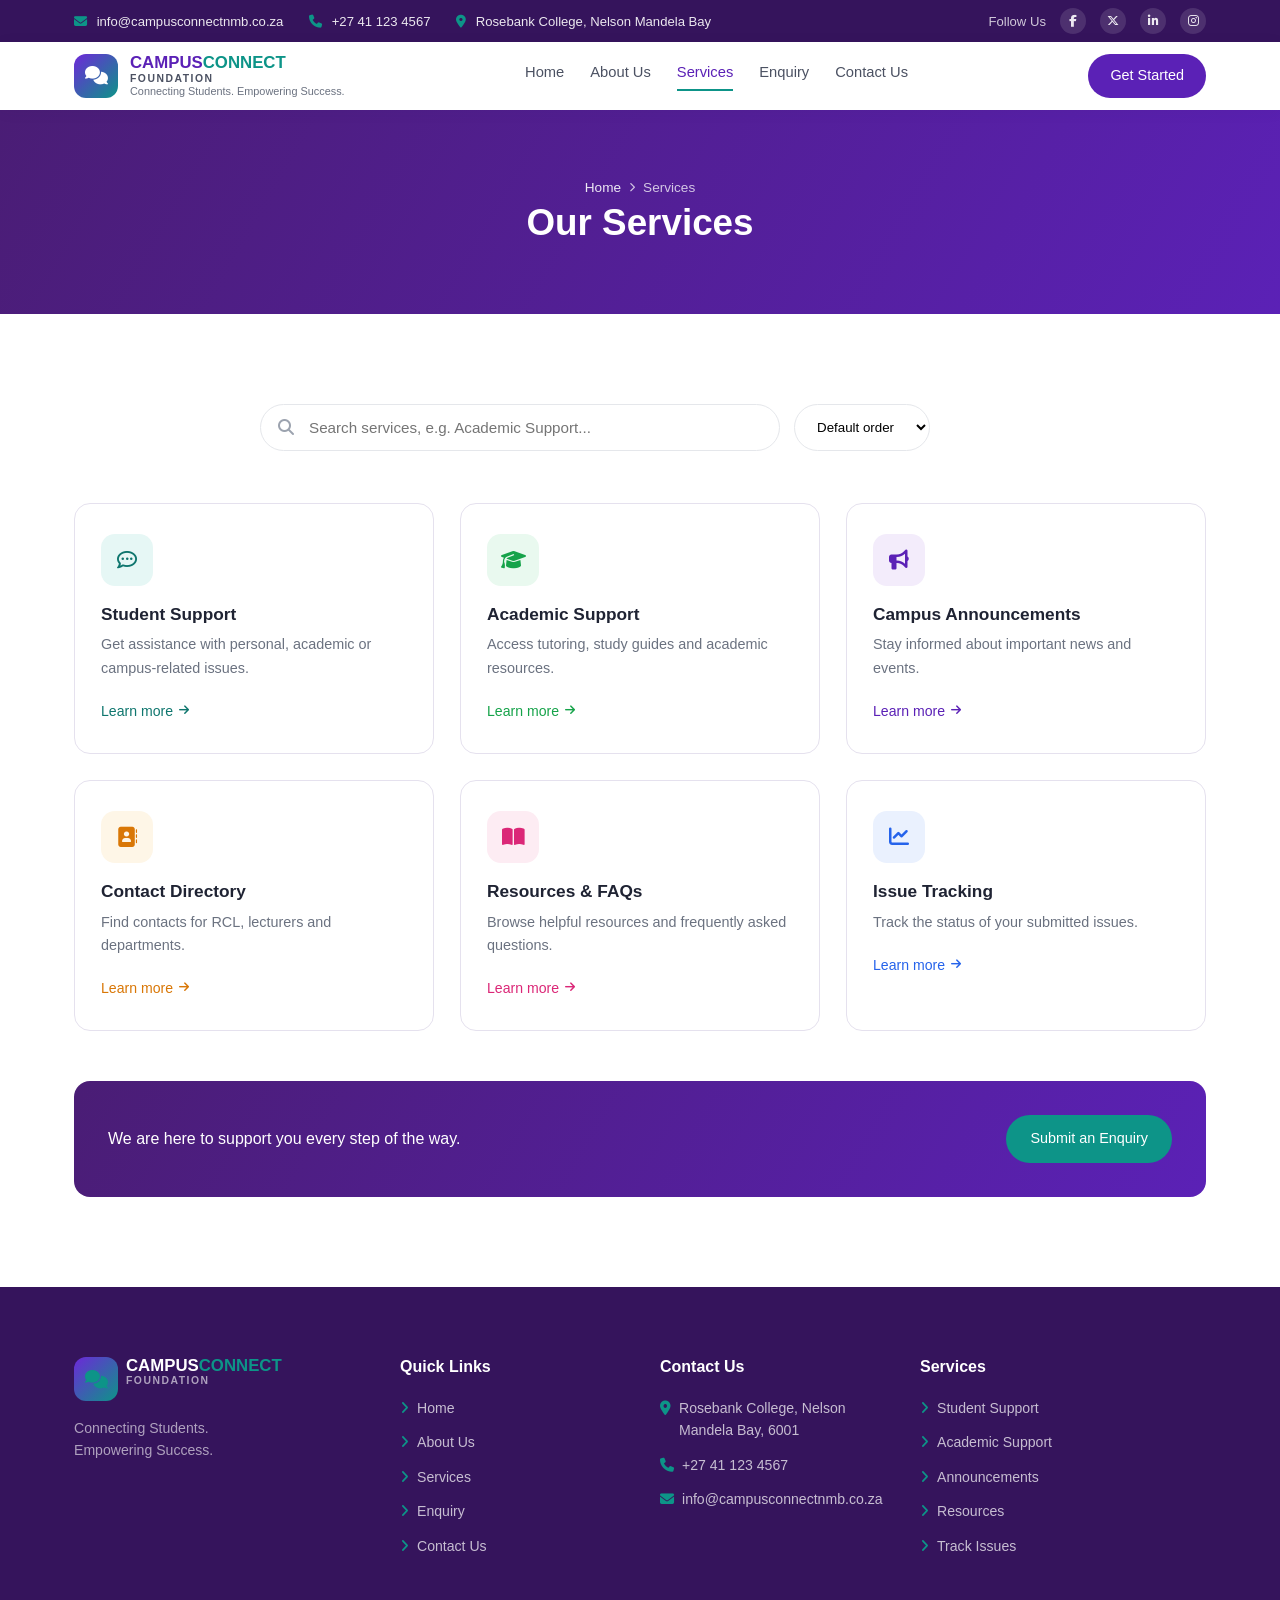
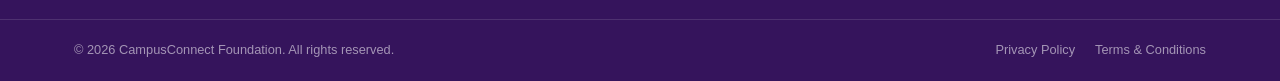
<file: Pages/services.html>
<!DOCTYPE html>
<html lang="en">
<head>
<meta charset="UTF-8">
<meta name="viewport" content="width=device-width, initial-scale=1.0">
<title>Student Support Services | CampusConnect Foundation</title>
<meta name="description" content="Search student support, academic support, announcements, contact directory and issue tracking services at Rosebank College, Gqeberha.">
<meta name="keywords" content="student support services, academic support, issue tracking, contact directory, Rosebank College, Gqeberha, Nelson Mandela Bay">
<meta name="author" content="Sinoxolo Tyeke">
<meta name="robots" content="index, follow">
<meta http-equiv="Content-Security-Policy" content="default-src 'self'; script-src 'self' https://cdnjs.cloudflare.com; style-src 'self' 'unsafe-inline' https://fonts.googleapis.com https://cdnjs.cloudflare.com; font-src https://fonts.gstatic.com https://cdnjs.cloudflare.com; img-src 'self' data: https://tile.openstreetmap.org https://cdnjs.cloudflare.com; connect-src 'self' https://jsonplaceholder.typicode.com">
<meta property="og:title" content="Student Support Services | CampusConnect Foundation">
<meta property="og:description" content="Search student support, academic support, announcements, contact directory and issue tracking services at Rosebank College, Gqeberha.">
<meta property="og:type" content="website">
<link rel="preconnect" href="https://fonts.googleapis.com">
<link rel="preconnect" href="https://fonts.gstatic.com" crossorigin>
<link href="https://fonts.googleapis.com/css2?family=Poppins:wght@300;400;500;600;700;800&display=swap" rel="stylesheet">
<link rel="stylesheet" href="https://cdnjs.cloudflare.com/ajax/libs/font-awesome/6.6.0/css/all.min.css">
<link rel="stylesheet" href="../css/style.css">
</head>
<body>
<section class="top-bar"><div class="container">
  <div class="top-left">
    <span><i class="fa-solid fa-envelope"></i> info@campusconnectnmb.co.za</span>
    <span><i class="fa-solid fa-phone"></i> +27 41 123 4567</span>
    <span><i class="fa-solid fa-location-dot"></i> Rosebank College, Nelson Mandela Bay</span>
  </div>
  <div class="top-right">
    <span>Follow Us</span>
    <a href="https://www.facebook.com/" target="_blank" rel="noopener noreferrer" aria-label="Facebook"><i class="fab fa-facebook-f"></i></a>
    <a href="https://twitter.com/" target="_blank" rel="noopener noreferrer" aria-label="X (Twitter)"><i class="fab fa-x-twitter"></i></a>
    <a href="https://www.linkedin.com/company/campusconnect-foundation/" target="_blank" rel="noopener noreferrer" aria-label="LinkedIn"><i class="fab fa-linkedin-in"></i></a>
    <a href="https://www.instagram.com/" target="_blank" rel="noopener noreferrer" aria-label="Instagram"><i class="fab fa-instagram"></i></a>
  </div>
</div></section>
<header><div class="container">
  <a href="../index.html" class="logo">
    <span class="logo-icon"><i class="fa-solid fa-comments"></i></span>
    <span class="logo-text"><span class="logo-name">CAMPUS<span>CONNECT</span></span><span class="logo-sub">FOUNDATION</span><span class="logo-tagline">Connecting Students. Empowering Success.</span></span>
  </a>
  <button class="menu-toggle" id="menuToggle" aria-label="Toggle navigation" aria-expanded="false"><i class="fa-solid fa-bars"></i></button>
  <nav id="siteNav">
    <a href="../index.html">Home</a><a href="./about.html">About Us</a><a href="./services.html" class="active">Services</a><a href="./enquiry.html">Enquiry</a><a href="./contact.html">Contact Us</a>
  </nav>
  <a href="./enquiry.html" class="nav-btn">Get Started</a>
</div></header>
<section class="page-hero"><div class="container">
  <div class="breadcrumb"><a href="../index.html">Home</a> <i class="fa-solid fa-chevron-right" style="font-size:0.6rem;"></i> <span>Services</span></div>
  <h1>Our Services</h1>
</div></section>

<section class="how-we-help"><div class="container">
  <div class="service-tools">
    <div class="service-search"><i class="fa-solid fa-magnifying-glass"></i>
      <input type="search" id="serviceSearch" placeholder="Search services, e.g. Academic Support..." aria-label="Search services" autocomplete="off"></div>
    <select id="serviceSort" aria-label="Sort services"><option value="default">Default order</option><option value="az">A to Z</option><option value="za">Z to A</option></select>
  </div>
  <p class="result-count" id="resultCount" role="status" aria-live="polite"></p>
  <div class="help-grid" id="servicesGrid"></div>
  <p class="no-results" id="noResults" hidden><i class="fa-regular fa-face-frown"></i> No services found matching your search. Please try a different keyword.</p>
  <div class="cta-banner"><p>We are here to support you every step of the way.</p><a href="./enquiry.html" class="dark-btn">Submit an Enquiry</a></div>
</div></section>

<footer>
<div class="container footer-grid">
  <div class="footer-col footer-brand"><a href="../index.html" class="logo"><span class="logo-icon"><i class="fa-solid fa-comments"></i></span><span class="logo-text"><span class="logo-name">CAMPUS<span>CONNECT</span></span><span class="logo-sub">FOUNDATION</span></span></a><p>Connecting Students.<br>Empowering Success.</p></div>
  <div class="footer-col"><h2 style="font-size:1rem">Quick Links</h2>
    <a href="../index.html"><i class="fa-solid fa-angle-right"></i> Home</a><a href="./about.html"><i class="fa-solid fa-angle-right"></i> About Us</a><a href="./services.html"><i class="fa-solid fa-angle-right"></i> Services</a><a href="./enquiry.html"><i class="fa-solid fa-angle-right"></i> Enquiry</a><a href="./contact.html"><i class="fa-solid fa-angle-right"></i> Contact Us</a></div>
  <div class="footer-col"><h2 style="font-size:1rem">Contact Us</h2>
    <p><i class="fa-solid fa-location-dot"></i> Rosebank College, Nelson Mandela Bay, 6001</p><p><i class="fa-solid fa-phone"></i> +27 41 123 4567</p><p><i class="fa-solid fa-envelope"></i> info@campusconnectnmb.co.za</p></div>
  <div class="footer-col"><h2 style="font-size:1rem">Services</h2>
    <a href="./services.html"><i class="fa-solid fa-angle-right"></i> Student Support</a><a href="./services.html"><i class="fa-solid fa-angle-right"></i> Academic Support</a><a href="../index.html#announcements"><i class="fa-solid fa-angle-right"></i> Announcements</a><a href="./services.html"><i class="fa-solid fa-angle-right"></i> Resources</a><a href="./enquiry.html#track"><i class="fa-solid fa-angle-right"></i> Track Issues</a></div>
</div>
<div class="footer-bottom"><div class="container"><span>&copy; 2026 CampusConnect Foundation. All rights reserved.</span><span class="footer-legal"><a href="./privacy.html">Privacy Policy</a><a href="./terms.html">Terms &amp; Conditions</a></span></div></div>
</footer>

<script src="../js/script.js" defer></script>
</body>
</html>
</file>
<file: css/style.css>
/* =========================================================
   CampusConnect Foundation — style.css
   ========================================================= */

:root {

    --purple-900: #35145C;
    --purple-800: #4A1D75;
    --purple-700: #5B21B6;
    --purple-600: #6D28D9;
    --purple-50:  #F3ECFB;

    --teal-700: #0F766E;
    --teal-600: #0D9488;
    --teal-50:  #E6F7F5;

    --amber-600: #D97706;
    --amber-500: #F59E0B;
    --amber-50:  #FEF6E7;

    --green-600: #16A34A;
    --green-50:  #E9F9EF;

    --pink-600: #DB2777;
    --pink-50:  #FDECF3;

    --blue-600: #2563EB;
    --blue-50:  #EAF1FE;

    --ink:      #1F2333;
    --gray-700: #4B5162;
    --gray-500: #6B7280;
    --gray-200: #E5E1EE;
    --bg-hero:  #F8F6FC;
    --white:    #FFFFFF;

    --radius-sm: 10px;
    --radius-md: 16px;
    --radius-lg: 28px;
    --shadow-card: 0 10px 30px rgba(53, 20, 92, 0.08);
    --shadow-soft: 0 6px 18px rgba(53, 20, 92, 0.12);
    --container: 1180px;
}

* { margin: 0; padding: 0; box-sizing: border-box; }

html { scroll-behavior: smooth; }

body {
    font-family: 'Poppins', sans-serif;
    color: var(--ink);
    line-height: 1.6;
    background: var(--white);
    overflow-x: hidden;
}

img { max-width: 100%; display: block; }

a { text-decoration: none; color: inherit; }

ul { list-style: none; }

.container {
    max-width: var(--container);
    margin: 0 auto;
    padding: 0 24px;
}

h1, h2, h3, h4 { font-weight: 600; line-height: 1.25; }

:focus-visible {
    outline: 2px solid var(--teal-600);
    outline-offset: 3px;
}

@media (prefers-reduced-motion: reduce) {
    * { animation: none !important; transition: none !important; }
}

/* =========================================================
   TOP BAR
   ========================================================= */

.top-bar {
    background: var(--purple-900);
    color: rgba(255, 255, 255, 0.9);
    font-size: 0.82rem;
}

.top-bar .container {
    display: flex;
    align-items: center;
    justify-content: space-between;
    padding-top: 8px;
    padding-bottom: 8px;
    flex-wrap: wrap;
    gap: 6px;
}

.top-left span {
    margin-right: 22px;
    white-space: nowrap;
}

.top-left i { color: var(--teal-600); margin-right: 6px; }

.top-right { display: flex; align-items: center; gap: 14px; }

.top-right span { opacity: 0.85; }

.top-right a {
    width: 26px;
    height: 26px;
    display: inline-flex;
    align-items: center;
    justify-content: center;
    background: rgba(255, 255, 255, 0.12);
    border-radius: 50%;
    transition: background 0.2s ease;
    font-size: 0.75rem;
}

.top-right a:hover { background: var(--teal-600); }

/* =========================================================
   HEADER
   ========================================================= */

header {
    background: var(--white);
    position: sticky;
    top: 0;
    z-index: 50;
    box-shadow: 0 2px 14px rgba(53, 20, 92, 0.06);
}

header .container {
    display: flex;
    align-items: center;
    justify-content: space-between;
    padding-top: 12px;
    padding-bottom: 12px;
    gap: 20px;
}

.logo {
    display: flex;
    align-items: center;
    gap: 12px;
    flex-shrink: 0;
}

.logo-icon {
    width: 44px;
    height: 44px;
    border-radius: 12px;
    background: linear-gradient(135deg, var(--purple-600), var(--teal-600));
    color: var(--white);
    display: flex;
    align-items: center;
    justify-content: center;
    font-size: 1.15rem;
}

.logo-text { display: flex; flex-direction: column; line-height: 1.1; }

.logo-name {
    font-weight: 700;
    font-size: 1.05rem;
    color: var(--purple-700);
}

.logo-name span { color: var(--teal-600); }

.logo-sub {
    font-weight: 600;
    font-size: 0.65rem;
    letter-spacing: 1.5px;
    color: var(--gray-700);
}

.logo-tagline {
    font-size: 0.68rem;
    color: var(--gray-500);
    margin-top: 2px;
}

nav {
    display: flex;
    align-items: center;
    gap: 26px;
    flex-wrap: wrap;
}

nav a {
    font-size: 0.92rem;
    font-weight: 500;
    color: var(--gray-700);
    padding-bottom: 4px;
    border-bottom: 2px solid transparent;
    transition: color 0.2s ease, border-color 0.2s ease;
    white-space: nowrap;
}

nav a:hover,
nav a.active {
    color: var(--purple-700);
    border-bottom-color: var(--teal-600);
}

.nav-btn {
    background: var(--purple-700);
    color: var(--white);
    padding: 10px 22px;
    border-radius: 999px;
    font-weight: 500;
    font-size: 0.9rem;
    display: inline-flex;
    align-items: center;
    gap: 8px;
    white-space: nowrap;
    transition: background 0.2s ease, transform 0.2s ease;
}

.nav-btn:hover { background: var(--purple-800); transform: translateY(-1px); }

.menu-toggle {
    display: none;
    background: none;
    border: none;
    font-size: 1.4rem;
    color: var(--purple-700);
    cursor: pointer;
}

/* =========================================================
   HERO
   ========================================================= */

.hero {
    background: var(--bg-hero);
    padding: 70px 0 90px;
    position: relative;
    overflow: hidden;
}

.hero .container {
    display: grid;
    grid-template-columns: 1fr 1fr;
    align-items: center;
    gap: 50px;
}

.welcome {
    display: inline-block;
    background: var(--purple-50);
    color: var(--purple-700);
    font-size: 0.8rem;
    font-weight: 500;
    padding: 7px 16px;
    border-radius: 999px;
    margin-bottom: 20px;
}

.hero-text h1 {
    font-size: 2.9rem;
    color: var(--ink);
    margin-bottom: 20px;
}

.hero-text h1 .teal { color: var(--teal-600); }
.hero-text h1 .purple { color: var(--purple-700); }

.hero-text p {
    color: var(--gray-500);
    max-width: 46ch;
    margin-bottom: 30px;
    font-size: 1rem;
}

.hero-buttons {
    display: flex;
    gap: 16px;
    flex-wrap: wrap;
    margin-bottom: 34px;
}

.primary-btn,
.secondary-btn {
    display: inline-flex;
    align-items: center;
    gap: 10px;
    padding: 13px 26px;
    border-radius: 999px;
    font-weight: 500;
    font-size: 0.95rem;
    transition: transform 0.2s ease, box-shadow 0.2s ease, background 0.2s ease;
}

.primary-btn {
    background: var(--purple-700);
    color: var(--white);
    box-shadow: var(--shadow-soft);
}

.primary-btn:hover { background: var(--purple-800); transform: translateY(-2px); }

.secondary-btn {
    background: var(--white);
    color: var(--teal-700);
    border: 1.5px solid var(--teal-600);
}

.secondary-btn:hover { background: var(--teal-50); transform: translateY(-2px); }

.hero-social-proof {
    display: flex;
    align-items: center;
    gap: 16px;
}

.avatar-group { display: flex; }

.avatar {
    width: 38px;
    height: 38px;
    border-radius: 50%;
    border: 2.5px solid var(--white);
    margin-left: -12px;
    background: linear-gradient(135deg, hsl(calc(210 + var(--i) * 40), 70%, 60%), hsl(calc(260 + var(--i) * 40), 70%, 55%));
}

.avatar:first-child { margin-left: 0; }

.hero-social-proof p {
    font-size: 0.85rem;
    color: var(--gray-500);
    margin: 0;
}

.hero-social-proof strong { color: var(--ink); }

.hero-image {
    position: relative;
    display: flex;
    justify-content: center;
}

.hero-image-frame {
    width: 100%;
    aspect-ratio: 4 / 3.1;
    border-radius: var(--radius-lg);
    overflow: hidden;
    box-shadow: var(--shadow-card);
    position: relative;
    z-index: 1;
}

.hero-image-frame img {
    width: 100%;
    height: 100%;
    object-fit: cover;
}

.hero-blob {
    position: absolute;
    bottom: -40px;
    right: -40px;
    width: 220px;
    height: 220px;
    background: var(--teal-600);
    border-radius: 50%;
    opacity: 0.18;
    z-index: 0;
}

.phone-mockup {
    position: absolute;
    right: -6%;
    bottom: -12%;
    width: 200px;
    background: var(--ink);
    border-radius: 26px;
    padding: 10px 8px;
    box-shadow: 0 20px 45px rgba(31, 35, 51, 0.35);
    z-index: 2;
}

.phone-notch {
    width: 60px;
    height: 6px;
    background: rgba(255, 255, 255, 0.25);
    border-radius: 999px;
    margin: 0 auto 8px;
}

.phone-screen {
    background: var(--white);
    border-radius: 18px;
    padding: 14px 10px;
}

.phone-greeting {
    background: linear-gradient(135deg, var(--purple-700), var(--purple-600));
    color: var(--white);
    border-radius: 12px;
    padding: 12px;
    margin-bottom: 10px;
}

.phone-greeting span { display: block; font-weight: 600; font-size: 0.82rem; }
.phone-greeting small { font-size: 0.65rem; opacity: 0.85; }

.phone-grid {
    display: grid;
    grid-template-columns: 1fr 1fr;
    gap: 6px;
    margin-bottom: 10px;
}

.phone-tile {
    border-radius: 10px;
    padding: 8px 6px;
    text-align: center;
    font-size: 0.55rem;
    font-weight: 500;
    color: var(--ink);
}

.phone-tile i { display: block; font-size: 0.95rem; margin-bottom: 4px; }

.phone-tile.teal   { background: var(--teal-50);   color: var(--teal-700); }
.phone-tile.purple { background: var(--purple-50); color: var(--purple-700); }
.phone-tile.amber  { background: var(--amber-50);  color: var(--amber-600); }
.phone-tile.green  { background: var(--green-50);  color: var(--green-600); }
.phone-tile.pink   { background: var(--pink-50);   color: var(--pink-600); }
.phone-tile.blue   { background: var(--blue-50);   color: var(--blue-600); }

.phone-announcement {
    display: flex;
    align-items: center;
    gap: 8px;
    background: var(--bg-hero);
    border-radius: 10px;
    padding: 8px;
}

.phone-announcement-icon {
    width: 26px;
    height: 26px;
    border-radius: 50%;
    background: var(--pink-50);
    color: var(--pink-600);
    display: flex;
    align-items: center;
    justify-content: center;
    font-size: 0.65rem;
    flex-shrink: 0;
}

.phone-announcement p { font-size: 0.6rem; font-weight: 600; margin: 0; }
.phone-announcement small { font-size: 0.52rem; color: var(--gray-500); display: block; }
.phone-announcement em { font-size: 0.48rem; color: var(--gray-500); font-style: normal; }
.phone-announcement > i { font-size: 0.6rem; color: var(--gray-500); margin-left: auto; }

/* =========================================================
   HOW WE HELP
   ========================================================= */

.how-we-help { padding: 90px 0; }

.how-we-help h2 {
    text-align: center;
    font-size: 2.1rem;
    position: relative;
    margin-bottom: 56px;
}

.how-we-help h2::after {
    content: "";
    display: block;
    width: 64px;
    height: 4px;
    background: var(--teal-600);
    border-radius: 999px;
    margin: 14px auto 0;
}

.help-grid {
    display: grid;
    grid-template-columns: repeat(3, 1fr);
    gap: 26px;
}

.help-card {
    background: var(--white);
    border: 1px solid var(--gray-200);
    border-radius: var(--radius-md);
    padding: 30px 26px;
    transition: transform 0.25s ease, box-shadow 0.25s ease, border-color 0.25s ease;
}

.help-card:hover {
    transform: translateY(-6px);
    box-shadow: var(--shadow-card);
    border-color: transparent;
}

.help-icon {
    width: 52px;
    height: 52px;
    border-radius: 14px;
    display: flex;
    align-items: center;
    justify-content: center;
    font-size: 1.25rem;
    margin-bottom: 18px;
}

.help-card h3 { font-size: 1.08rem; margin-bottom: 8px; }

.help-card p {
    color: var(--gray-500);
    font-size: 0.9rem;
    margin-bottom: 18px;
}

.learn-more {
    font-size: 0.88rem;
    font-weight: 500;
    display: inline-flex;
    align-items: center;
    gap: 6px;
}

.learn-more i { font-size: 0.72rem; transition: transform 0.2s ease; }
.help-card:hover .learn-more i { transform: translateX(4px); }

.help-card.teal   .help-icon { background: var(--teal-50);   color: var(--teal-700); }
.help-card.teal   .learn-more { color: var(--teal-700); }

.help-card.purple .help-icon { background: var(--purple-50); color: var(--purple-700); }
.help-card.purple .learn-more { color: var(--purple-700); }

.help-card.amber  .help-icon { background: var(--amber-50);  color: var(--amber-600); }
.help-card.amber  .learn-more { color: var(--amber-600); }

.help-card.green  .help-icon { background: var(--green-50);  color: var(--green-600); }
.help-card.green  .learn-more { color: var(--green-600); }

.help-card.pink   .help-icon { background: var(--pink-50);   color: var(--pink-600); }
.help-card.pink   .learn-more { color: var(--pink-600); }

.help-card.blue   .help-icon { background: var(--blue-50);   color: var(--blue-600); }
.help-card.blue   .learn-more { color: var(--blue-600); }

/* =========================================================
   SPLIT SECTION — ABOUT / NEED HELP NOW
   ========================================================= */

.split-section {
    display: grid;
    grid-template-columns: 1.15fr 1fr;
}

.split-panel {
    padding: 60px 60px;
    display: flex;
    align-items: center;
}

.split-content { max-width: 480px; }

.split-icon {
    width: 54px;
    height: 54px;
    border-radius: 14px;
    background: rgba(255, 255, 255, 0.14);
    display: flex;
    align-items: center;
    justify-content: center;
    font-size: 1.3rem;
    margin-bottom: 18px;
}

.split-panel h3 { font-size: 1.5rem; margin-bottom: 14px; }

.split-panel p { font-size: 0.95rem; margin-bottom: 24px; }

.about-panel {
    background: linear-gradient(120deg, var(--purple-800), var(--purple-700));
    color: var(--white);
}

.about-panel p { color: rgba(255, 255, 255, 0.85); }

.help-panel {
    background: var(--teal-50);
    color: var(--ink);
}

.help-panel .split-icon { background: rgba(13, 148, 136, 0.14); color: var(--teal-700); }

.help-panel p { color: var(--gray-700); }

.ghost-btn,
.dark-btn {
    display: inline-flex;
    align-items: center;
    gap: 10px;
    padding: 12px 24px;
    border-radius: 999px;
    font-weight: 500;
    font-size: 0.9rem;
    transition: transform 0.2s ease, background 0.2s ease;
}

.ghost-btn {
    background: rgba(255, 255, 255, 0.14);
    color: var(--white);
    border: 1.5px solid rgba(255, 255, 255, 0.5);
}

.ghost-btn:hover { background: rgba(255, 255, 255, 0.24); transform: translateY(-2px); }

.dark-btn {
    background: var(--purple-700);
    color: var(--white);
}

.dark-btn:hover { background: var(--purple-800); transform: translateY(-2px); }

/* =========================================================
   FOOTER
   ========================================================= */

footer { background: var(--purple-900); color: rgba(255, 255, 255, 0.78); }

.footer-grid {
    display: grid;
    grid-template-columns: 1.3fr 1fr 1fr 1.3fr;
    gap: 40px;
    padding: 70px 24px 50px;
}

.footer-col h4 {
    color: var(--white);
    font-size: 1rem;
    margin-bottom: 20px;
}

.footer-col a,
.footer-col p {
    display: flex;
    align-items: flex-start;
    gap: 8px;
    font-size: 0.88rem;
    margin-bottom: 12px;
    color: rgba(255, 255, 255, 0.72);
    transition: color 0.2s ease;
}

.footer-col a:hover { color: var(--teal-600); }

.footer-col i { margin-top: 4px; color: var(--teal-600); flex-shrink: 0; }

.footer-brand .logo-name { color: var(--white); }
.footer-brand .logo-name span { color: var(--teal-600); }
.footer-brand .logo-sub { color: rgba(255, 255, 255, 0.6); }
.footer-brand p { color: rgba(255, 255, 255, 0.6); margin-top: 16px; }

.newsletter-form {
    display: flex;
    margin-bottom: 18px;
    border-radius: 999px;
    overflow: hidden;
    background: rgba(255, 255, 255, 0.1);
}

.newsletter-form input {
    flex: 1;
    border: none;
    background: transparent;
    padding: 12px 16px;
    color: var(--white);
    font-family: inherit;
    font-size: 0.85rem;
}

.newsletter-form input::placeholder { color: rgba(255, 255, 255, 0.55); }

.newsletter-form button {
    border: none;
    background: var(--purple-600);
    color: var(--white);
    padding: 0 20px;
    font-family: inherit;
    font-weight: 500;
    font-size: 0.85rem;
    cursor: pointer;
    transition: background 0.2s ease;
}

.newsletter-form button:hover { background: var(--purple-700); }

.footer-social { display: flex; gap: 12px; }

.footer-social a {
    width: 32px;
    height: 32px;
    border-radius: 50%;
    background: rgba(255, 255, 255, 0.1);
    display: flex;
    align-items: center;
    justify-content: center;
    margin: 0;
}

.footer-bottom {
    border-top: 1px solid rgba(255, 255, 255, 0.12);
    padding: 20px 0;
}

.footer-bottom .container {
    display: flex;
    align-items: center;
    justify-content: space-between;
    flex-wrap: wrap;
    gap: 10px;
    font-size: 0.8rem;
    color: rgba(255, 255, 255, 0.55);
}

.footer-legal { display: flex; gap: 20px; }

.footer-legal a:hover { color: var(--teal-600); }

/* =========================================================
   INNER PAGE HERO
   ========================================================= */

.page-hero {
    background: linear-gradient(120deg, var(--purple-800), var(--purple-700));
    color: var(--white);
    padding: 64px 0 56px;
    text-align: center;
}

.page-hero h1 { font-size: 2.3rem; margin-bottom: 12px; }

.breadcrumb {
    display: inline-flex;
    align-items: center;
    gap: 8px;
    font-size: 0.85rem;
    color: rgba(255, 255, 255, 0.75);
}

.breadcrumb a { color: rgba(255, 255, 255, 0.9); }
.breadcrumb a:hover { color: var(--teal-600); }

.page-hero p.lead {
    max-width: 60ch;
    margin: 14px auto 0;
    color: rgba(255, 255, 255, 0.82);
    font-size: 0.98rem;
}

/* =========================================================
   SECTION HEADINGS (shared)
   ========================================================= */

.section-heading {
    text-align: center;
    max-width: 620px;
    margin: 0 auto 50px;
}

.section-heading .eyebrow {
    display: inline-block;
    background: var(--teal-50);
    color: var(--teal-700);
    font-size: 0.78rem;
    font-weight: 500;
    padding: 6px 16px;
    border-radius: 999px;
    margin-bottom: 14px;
}

.section-heading h2 { font-size: 2rem; margin-bottom: 12px; }
.section-heading p { color: var(--gray-500); font-size: 0.96rem; }

/* =========================================================
   ABOUT PAGE — STORY / VALUES / STATS
   ========================================================= */

.story-section { padding: 90px 0; }

.story-section .container {
    display: grid;
    grid-template-columns: 1fr 1fr;
    gap: 54px;
    align-items: center;
}

.story-image {
    border-radius: var(--radius-lg);
    overflow: hidden;
    box-shadow: var(--shadow-card);
    aspect-ratio: 4 / 3.4;
}

.story-image img { width: 100%; height: 100%; object-fit: cover; }

.story-text .eyebrow {
    display: inline-block;
    background: var(--purple-50);
    color: var(--purple-700);
    font-size: 0.78rem;
    font-weight: 500;
    padding: 6px 16px;
    border-radius: 999px;
    margin-bottom: 16px;
}

.story-text h2 { font-size: 1.9rem; margin-bottom: 16px; }
.story-text p { color: var(--gray-500); margin-bottom: 14px; font-size: 0.96rem; }

.stats-bar {
    background: var(--bg-hero);
    padding: 50px 0;
}

.stats-bar .container {
    display: grid;
    grid-template-columns: repeat(4, 1fr);
    gap: 24px;
    text-align: center;
}

.stat h3 {
    font-size: 2.1rem;
    color: var(--purple-700);
    margin-bottom: 6px;
}

.stat p { color: var(--gray-500); font-size: 0.88rem; }

.values-section { padding: 90px 0; }

.values-grid {
    display: grid;
    grid-template-columns: repeat(4, 1fr);
    gap: 24px;
}

.value-card {
    text-align: center;
    padding: 34px 22px;
    border-radius: var(--radius-md);
    border: 1px solid var(--gray-200);
    transition: transform 0.25s ease, box-shadow 0.25s ease;
}

.value-card:hover { transform: translateY(-6px); box-shadow: var(--shadow-card); }

.value-icon {
    width: 56px;
    height: 56px;
    border-radius: 50%;
    background: var(--purple-50);
    color: var(--purple-700);
    display: flex;
    align-items: center;
    justify-content: center;
    font-size: 1.3rem;
    margin: 0 auto 18px;
}

.value-card h3 { font-size: 1.02rem; margin-bottom: 8px; }
.value-card p { color: var(--gray-500); font-size: 0.86rem; }

/* =========================================================
   SERVICES PAGE
   ========================================================= */

.services-section { padding: 90px 0; }

.service-row {
    display: grid;
    grid-template-columns: 1fr 1fr;
    gap: 54px;
    align-items: center;
    padding: 50px 0;
    border-bottom: 1px solid var(--gray-200);
}

.service-row:last-child { border-bottom: none; }

.service-row:nth-child(even) .service-visual { order: 2; }

.service-visual {
    border-radius: var(--radius-lg);
    padding: 44px;
    display: flex;
    align-items: center;
    justify-content: center;
    aspect-ratio: 4 / 3;
}

.service-visual i { font-size: 5rem; }

.service-text .step-num {
    font-size: 0.85rem;
    font-weight: 600;
    color: var(--teal-700);
    margin-bottom: 10px;
    display: block;
}

.service-text h3 { font-size: 1.5rem; margin-bottom: 14px; }
.service-text p { color: var(--gray-500); margin-bottom: 18px; font-size: 0.96rem; }

.service-text ul { margin-bottom: 22px; }

.service-text li {
    display: flex;
    align-items: flex-start;
    gap: 10px;
    font-size: 0.92rem;
    color: var(--gray-700);
    margin-bottom: 10px;
}

.service-text li i { color: var(--teal-600); margin-top: 4px; }

/* =========================================================
   FORMS (contact / enquiry)
   ========================================================= */

.form-section { padding: 90px 0; }

.form-layout {
    display: grid;
    grid-template-columns: 1fr 1.3fr;
    gap: 40px;
    align-items: flex-start;
}

.info-card {
    background: var(--bg-hero);
    border-radius: var(--radius-md);
    padding: 34px 28px;
    margin-bottom: 20px;
}

.info-card h3 { font-size: 1.1rem; margin-bottom: 18px; }

.info-item {
    display: flex;
    align-items: flex-start;
    gap: 14px;
    margin-bottom: 18px;
}

.info-item:last-child { margin-bottom: 0; }

.info-item .icon {
    width: 40px;
    height: 40px;
    border-radius: 10px;
    background: var(--purple-50);
    color: var(--purple-700);
    display: flex;
    align-items: center;
    justify-content: center;
    flex-shrink: 0;
    font-size: 0.95rem;
}

.info-item strong { display: block; font-size: 0.9rem; margin-bottom: 2px; }
.info-item span, .info-item a { color: var(--gray-500); font-size: 0.88rem; }

.hours-list { list-style: none; }

.hours-list li {
    display: flex;
    justify-content: space-between;
    font-size: 0.88rem;
    color: var(--gray-500);
    padding: 8px 0;
    border-bottom: 1px dashed var(--gray-200);
}

.hours-list li:last-child { border-bottom: none; }
.hours-list li span:last-child { color: var(--ink); font-weight: 500; }

.form-card {
    background: var(--white);
    border: 1px solid var(--gray-200);
    border-radius: var(--radius-md);
    padding: 38px;
    box-shadow: var(--shadow-card);
}

.form-card h3 { font-size: 1.2rem; margin-bottom: 6px; }
.form-card > p { color: var(--gray-500); font-size: 0.9rem; margin-bottom: 26px; }

.form-grid {
    display: grid;
    grid-template-columns: 1fr 1fr;
    gap: 20px;
}

.form-group { display: flex; flex-direction: column; gap: 7px; }

.form-group.full { grid-column: 1 / -1; }

.form-group label {
    font-size: 0.85rem;
    font-weight: 500;
    color: var(--ink);
}

.form-group label .req { color: var(--pink-600); }

.form-group input,
.form-group select,
.form-group textarea {
    border: 1.5px solid var(--gray-200);
    border-radius: var(--radius-sm);
    padding: 12px 14px;
    font-family: inherit;
    font-size: 0.9rem;
    color: var(--ink);
    background: var(--white);
    transition: border-color 0.2s ease;
}

.form-group input:focus,
.form-group select:focus,
.form-group textarea:focus {
    border-color: var(--teal-600);
    outline: none;
}

.form-group textarea { resize: vertical; min-height: 130px; }

.file-drop {
    border: 1.5px dashed var(--gray-200);
    border-radius: var(--radius-sm);
    padding: 26px;
    text-align: center;
    color: var(--gray-500);
    font-size: 0.85rem;
    cursor: pointer;
    transition: border-color 0.2s ease, background 0.2s ease;
}

.file-drop:hover { border-color: var(--teal-600); background: var(--teal-50); }
.file-drop i { font-size: 1.4rem; color: var(--teal-600); display: block; margin-bottom: 8px; }

.form-submit {
    border: none;
    background: var(--purple-700);
    color: var(--white);
    padding: 14px 30px;
    border-radius: 999px;
    font-family: inherit;
    font-weight: 500;
    font-size: 0.95rem;
    cursor: pointer;
    display: inline-flex;
    align-items: center;
    gap: 10px;
    transition: background 0.2s ease, transform 0.2s ease;
}

.form-submit:hover { background: var(--purple-800); transform: translateY(-2px); }

.form-note {
    font-size: 0.78rem;
    color: var(--gray-500);
    margin-top: 14px;
}

.map-frame {
    border-radius: var(--radius-md);
    overflow: hidden;
    border: 1px solid var(--gray-200);
    height: 320px;
}

.map-frame iframe { width: 100%; height: 100%; border: none; }

.steps-strip {
    display: grid;
    grid-template-columns: repeat(3, 1fr);
    gap: 24px;
    margin-top: 20px;
}

.step-item {
    text-align: center;
    padding: 24px 16px;
    background: var(--bg-hero);
    border-radius: var(--radius-md);
}

.step-item .num {
    width: 34px;
    height: 34px;
    border-radius: 50%;
    background: var(--teal-600);
    color: var(--white);
    display: flex;
    align-items: center;
    justify-content: center;
    font-weight: 600;
    font-size: 0.9rem;
    margin: 0 auto 12px;
}

.step-item h4 { font-size: 0.92rem; margin-bottom: 6px; }
.step-item p { font-size: 0.8rem; color: var(--gray-500); }

/* =========================================================
   RESPONSIVE
   ========================================================= */

@media (max-width: 991px) {

    .hero .container { grid-template-columns: 1fr; }

    .hero-image { order: -1; margin-bottom: 10px; }

    .phone-mockup { right: 4%; bottom: -8%; width: 170px; }

    .split-section { grid-template-columns: 1fr; }

    .footer-grid { grid-template-columns: 1fr 1fr; }

    .story-section .container { grid-template-columns: 1fr; }

    .story-image { order: -1; }

    .values-grid { grid-template-columns: 1fr 1fr; }

    .stats-bar .container { grid-template-columns: 1fr 1fr; gap: 30px; }

    .service-row { grid-template-columns: 1fr; }

    .service-row:nth-child(even) .service-visual { order: -1; }

    .form-layout { grid-template-columns: 1fr; }

    .steps-strip { grid-template-columns: 1fr; }

}

@media (max-width: 860px) {

    .menu-toggle { display: block; }

    nav {
        display: none;
        position: absolute;
        top: 100%;
        left: 0;
        right: 0;
        background: var(--white);
        flex-direction: column;
        align-items: flex-start;
        gap: 4px;
        padding: 16px 24px 22px;
        box-shadow: 0 12px 20px rgba(53, 20, 92, 0.08);
    }

    nav.open { display: flex; }

    nav a { width: 100%; padding: 10px 0; border-bottom: 1px solid var(--gray-200); }

    header { position: sticky; }

    header .container { position: relative; flex-wrap: wrap; }

    .top-left span:not(:first-child) { display: none; }

}

@media (max-width: 720px) {

    .help-grid { grid-template-columns: 1fr 1fr; }

    .hero-text h1 { font-size: 2.2rem; }

    .footer-grid { grid-template-columns: 1fr; padding-top: 50px; }

    .page-hero h1 { font-size: 1.8rem; }

    .form-grid { grid-template-columns: 1fr; }

}

@media (max-width: 480px) {

    .help-grid { grid-template-columns: 1fr; }

    .hero-buttons { flex-direction: column; align-items: flex-start; }

    .phone-mockup { display: none; }

    .top-right span { display: none; }

}
    
/* Validation errors */
.form-group .invalid,
.track-form .invalid {
    border-color: #DC2626;
    background-color: #FEF2F2;
}

.error-msg {
    display: block;
    color: #DC2626;
    font-size: 0.8rem;
    margin-top: 2px;
}

/* Form submission status */
.form-status {
    grid-column: 1 / -1;
    padding: 12px 15px;
    margin-bottom: 15px;
    border-radius: 8px;
    font-size: 0.9rem;
    line-height: 1.5;
}

.form-status.success {
    color: #166534;
    background: #DCFCE7;
    border: 1px solid #86EFAC;
}

.form-status.error {
    color: #991B1B;
    background: #FEE2E2;
    border: 1px solid #FCA5A5;
}

.form-submit:disabled {
    opacity: 0.65;
    cursor: not-allowed;
    transform: none;
}




.service-search {
    position: relative;
    max-width: 520px;
    margin: 0 auto 32px;
}

.service-search i {
    position: absolute;
    left: 18px;
    top: 50%;
    transform: translateY(-50%);
    color: #9ca3af;
    pointer-events: none;
}

.service-search input {
    width: 100%;
    padding: 14px 18px 14px 48px;
    font-family: 'Poppins', sans-serif;
    font-size: 0.95rem;
    border: 1.5px solid #e5e7eb;
    border-radius: 50px;
    background: #fff;
    outline: none;
    transition: border-color 0.2s, box-shadow 0.2s;
}

.service-search input:focus {
    border-color: #0d9488;
    box-shadow: 0 0 0 4px rgba(13, 148, 136, 0.15);
}

.no-results {
    text-align: center;
    color: #6b7280;
    font-size: 1rem;
    padding: 30px 0;
}

.help-card.hide {
    display: none;
}


/* Validation + status (moved out of the 480px media query) */

.form-group .invalid, .track-form .invalid { border-color: #DC2626; background-color: #FEF2F2; }

.error-msg { display: block; color: #DC2626; font-size: 0.8rem; margin-top: 2px; }

.form-status { grid-column: 1 / -1; padding: 12px 15px; margin-bottom: 15px; border-radius: 8px; font-size: 0.9rem; line-height: 1.5; }

.form-status.success { color: #166534; background: #DCFCE7; border: 1px solid #86EFAC; }

.form-status.error { color: #991B1B; background: #FEE2E2; border: 1px solid #FCA5A5; }

.form-submit:disabled { opacity: 0.65; cursor: not-allowed; transform: none; }

.form-group.check { flex-direction: row; align-items: flex-start; gap: 10px; }

.form-group.check input { width: auto; margin-top: 4px; }

.radio-row { display: flex; gap: 18px; flex-wrap: wrap; font-size: 0.9rem; }


/* Previously missing classes */
.form-grid.single { grid-template-columns: 1fr; }

.values-grid.two-col { grid-template-columns: 1fr 1fr; margin-bottom: 50px; }

.team-heading { text-align: center; font-size: 1.9rem; margin: 60px 0 30px; }

.team-grid { display: grid; grid-template-columns: repeat(3, 1fr); gap: 24px; }

.team-card { text-align: center; padding: 28px 20px; border: 1px solid var(--gray-200); border-radius: var(--radius-md); }

.team-card img { width: 110px; height: 110px; border-radius: 50%; object-fit: cover; margin: 0 auto 14px; background: var(--purple-50); }

.team-card h4 { font-size: 1rem; } .team-card span { color: var(--gray-500); font-size: 0.85rem; }

.cta-banner { margin-top: 50px; background: linear-gradient(120deg, var(--purple-800), var(--purple-700)); color: var(--white); border-radius: var(--radius-md); padding: 34px; display: flex; align-items: center; justify-content: space-between; flex-wrap: wrap; gap: 16px; }

.cta-banner .dark-btn { background: var(--teal-600); }

.info-row-3 { display: grid; grid-template-columns: repeat(3, 1fr); gap: 24px; }

.info-card-alt { text-align: center; background: var(--bg-hero); border-radius: var(--radius-md); padding: 30px 22px; }
.info-card-alt p { color: var(--gray-500); font-size: 0.88rem; margin: 8px 0 16px; }
.icon-circle { width: 56px; height: 56px; border-radius: 50%; background: var(--purple-50); color: var(--purple-700); display: flex; align-items: center; justify-content: center; font-size: 1.3rem; margin: 0 auto 14px; }
.outline-btn-sm { display: inline-block; border: 1.5px solid var(--purple-700); color: var(--purple-700); padding: 8px 20px; border-radius: 999px; font-size: 0.85rem; font-weight: 500; transition: background 0.2s, color 0.2s; }
.outline-btn-sm:hover { background: var(--purple-700); color: var(--white); }
.track-form { display: flex; gap: 10px; flex-wrap: wrap; }
.track-form input { flex: 1; min-width: 140px; border: 1.5px solid var(--gray-200); border-radius: var(--radius-sm); padding: 11px 14px; font-family: inherit; }
.track-form button { border: none; background: var(--purple-700); color: var(--white); padding: 11px 20px; border-radius: 999px; font-family: inherit; cursor: pointer; }
#trackResult { margin-top: 14px; }
.map-frame, #leafletMap { z-index: 0; }
.service-tools { display: flex; gap: 14px; max-width: 760px; margin: 0 auto 32px; flex-wrap: wrap; }
.service-tools .service-search { flex: 1; margin: 0; min-width: 240px; }
.service-tools select { padding: 13px 18px; border: 1.5px solid #e5e7eb; border-radius: 50px; font-family: inherit; background: #fff; }

/* Accordion (FAQs) */
.accordion-item { border-bottom: 1px solid var(--gray-200); }
.accordion-btn { width: 100%; text-align: left; background: none; border: none; padding: 14px 0; font-family: inherit; font-size: 0.92rem; font-weight: 500; cursor: pointer; display: flex; justify-content: space-between; gap: 10px; color: var(--ink); }
.accordion-btn i { color: var(--teal-600); transition: transform 0.25s ease; }
.accordion-btn[aria-expanded="true"] i { transform: rotate(180deg); }
.accordion-panel { padding: 0 0 14px; color: var(--gray-500); font-size: 0.88rem; animation: fadeIn 0.3s ease; }
.accordion-panel[hidden] { display: none; }
@keyframes fadeIn { from { opacity: 0; transform: translateY(-4px); } to { opacity: 1; transform: none; } }

/* Gallery + lightbox */
.gallery { display: grid; grid-template-columns: repeat(3, 1fr); gap: 16px; }
.gallery img { width: 100%; aspect-ratio: 4 / 3; object-fit: cover; border-radius: var(--radius-md); cursor: zoom-in; transition: transform 0.25s ease, box-shadow 0.25s ease; }
.gallery img:hover, .gallery img:focus-visible { transform: scale(1.03); box-shadow: var(--shadow-card); }
.lightbox { position: fixed; inset: 0; background: rgba(20, 10, 40, 0.92); display: flex; align-items: center; justify-content: center; z-index: 1000; animation: fadeIn 0.25s ease; }
.lightbox[hidden] { display: none; }
.lightbox img { max-width: 86vw; max-height: 78vh; border-radius: 10px; }
.lightbox button { position: absolute; background: rgba(255, 255, 255, 0.15); color: #fff; border: none; width: 44px; height: 44px; border-radius: 50%; font-size: 1.3rem; cursor: pointer; }
.lb-close { top: 20px; right: 20px; } .lb-prev { left: 20px; } .lb-next { right: 20px; }
.lb-cap { position: absolute; bottom: 24px; color: #fff; font-size: 0.9rem; text-align: center; padding: 0 20px; }

@media (max-width: 991px) { .team-grid, .gallery, .info-row-3 { grid-template-columns: 1fr 1fr; } }
@media (max-width: 600px) { .team-grid, .gallery, .info-row-3, .values-grid.two-col { grid-template-columns: 1fr; } }

.result-count { text-align: center; color: var(--gray-500); font-size: 0.85rem; margin: -14px 0 18px; min-height: 1.2em; }

/* Footer headings are <h2> on the new pages (was <h4>) */
.footer-col h2 { color: var(--white); font-size: 1rem; margin-bottom: 20px; }

/* ===== no-horizontal-scroll.css =====. */

/* 1. Safety net. "clip" (unlike "hidden") does not break the sticky header. */
html, body { max-width: 100%; overflow-x: clip; }

/* 2. Main cause: inputs, selects and textareas have a built-in minimum width
      (a <select> is as wide as its longest option). In a narrow grid column that
      forced the column, and the whole page, wider than the phone. */
.form-group input:not([type="checkbox"]):not([type="radio"]),
.form-group select,
.form-group textarea { width: 100%; max-width: 100%; min-width: 0; }

/* 3. Let grid/flex columns shrink below their content's natural width */
.form-group, .form-grid > *, .form-layout > *, .help-grid > *, .values-grid > *,
.footer-grid > *, .hero .container > *, .story-section .container > *,
.split-section > *, .info-row-3 > *, .team-grid > *, .gallery > * { min-width: 0; }

/* 4. Header: logo may shrink on tiny phones instead of pushing the page wide */
.logo { flex-shrink: 1; min-width: 0; }
.logo-text { min-width: 0; }
.newsletter-form input { min-width: 0; width: 100%; }

/* 5. Media and map never wider than their box */
img, video, iframe, canvas, svg, .leaflet-container { max-width: 100%; }
.map-frame { max-width: 100%; }

/* 6. Long words, emails and URLs wrap instead of overflowing */
p, h1, h2, h3, h4, li, td, label, .error-msg, .form-status { overflow-wrap: break-word; }


/* =========================================================
    SOUTH AFRICAN DATE AND MIDNIGHT COUNTDOWN
   CampusConnect Foundation
========================================================= */

.daily-info-section {
    width: 100%;
    padding: 45px 0;
    background: #f5f8fc;
}

.daily-info-panel {
    display: flex;
    justify-content: space-between;
    align-items: center;
    gap: 30px;
    padding: 35px 40px;
    background: #ffffff;
    border-radius: 15px;
    border-left: 5px solid #009c9a;
    box-shadow: 0 5px 20px rgba(0, 0, 0, 0.07);
}

/* Date heading */

.daily-info-panel h2 {
    color: #25245f;
    font-size: 1.5rem;
    font-weight: 700;
    margin-bottom: 15px;
}

/* Date labels */

.daily-date-label {
    color: #666666;
    font-size: 0.95rem;
    font-weight: 500;
    margin-bottom: 8px;
}

/* Current South African date */

.daily-date {
    color: #009c9a;
    font-size: 1.4rem;
    font-weight: 700;
    margin-bottom: 0;
}

/* Countdown container */

.countdown-block {
    text-align: right;
}

/* Midnight countdown display */

.midnight-countdown {
    color: #6554c0;
    font-size: 2.2rem;
    font-weight: 800;
    letter-spacing: 3px;
    margin-bottom: 8px;
    font-variant-numeric: tabular-nums;
}

/* Countdown explanation */

.countdown-caption {
    color: #777777;
    font-size: 0.8rem;
    line-height: 1.6;
    margin-bottom: 0;
}

/* Hover effect */

.daily-info-panel:hover {
    transform: translateY(-3px);
    transition: 0.3s ease;
    box-shadow: 0 8px 25px rgba(0, 0, 0, 0.10);
}

/* =========================================================
   RESPONSIVE DESIGN
========================================================= */

@media (max-width: 768px) {

    .daily-info-section {
        padding: 30px 15px;
    }

    .daily-info-panel {
        flex-direction: column;
        align-items: flex-start;
        padding: 25px;
        gap: 25px;
    }

    .daily-info-panel h2 {
        font-size: 1.3rem;
    }

    .daily-date {
        font-size: 1.2rem;
    }

    .countdown-block {
        text-align: left;
        width: 100%;
    }

    .midnight-countdown {
        font-size: 1.8rem;
    }

    .countdown-caption {
        font-size: 0.75rem;
    }
}

/* Smaller mobile screens */

@media (max-width: 480px) {

    .daily-info-panel {
        padding: 20px;
    }

    .midnight-countdown {
        font-size: 1.5rem;
        letter-spacing: 2px;
    }

}
</file>
